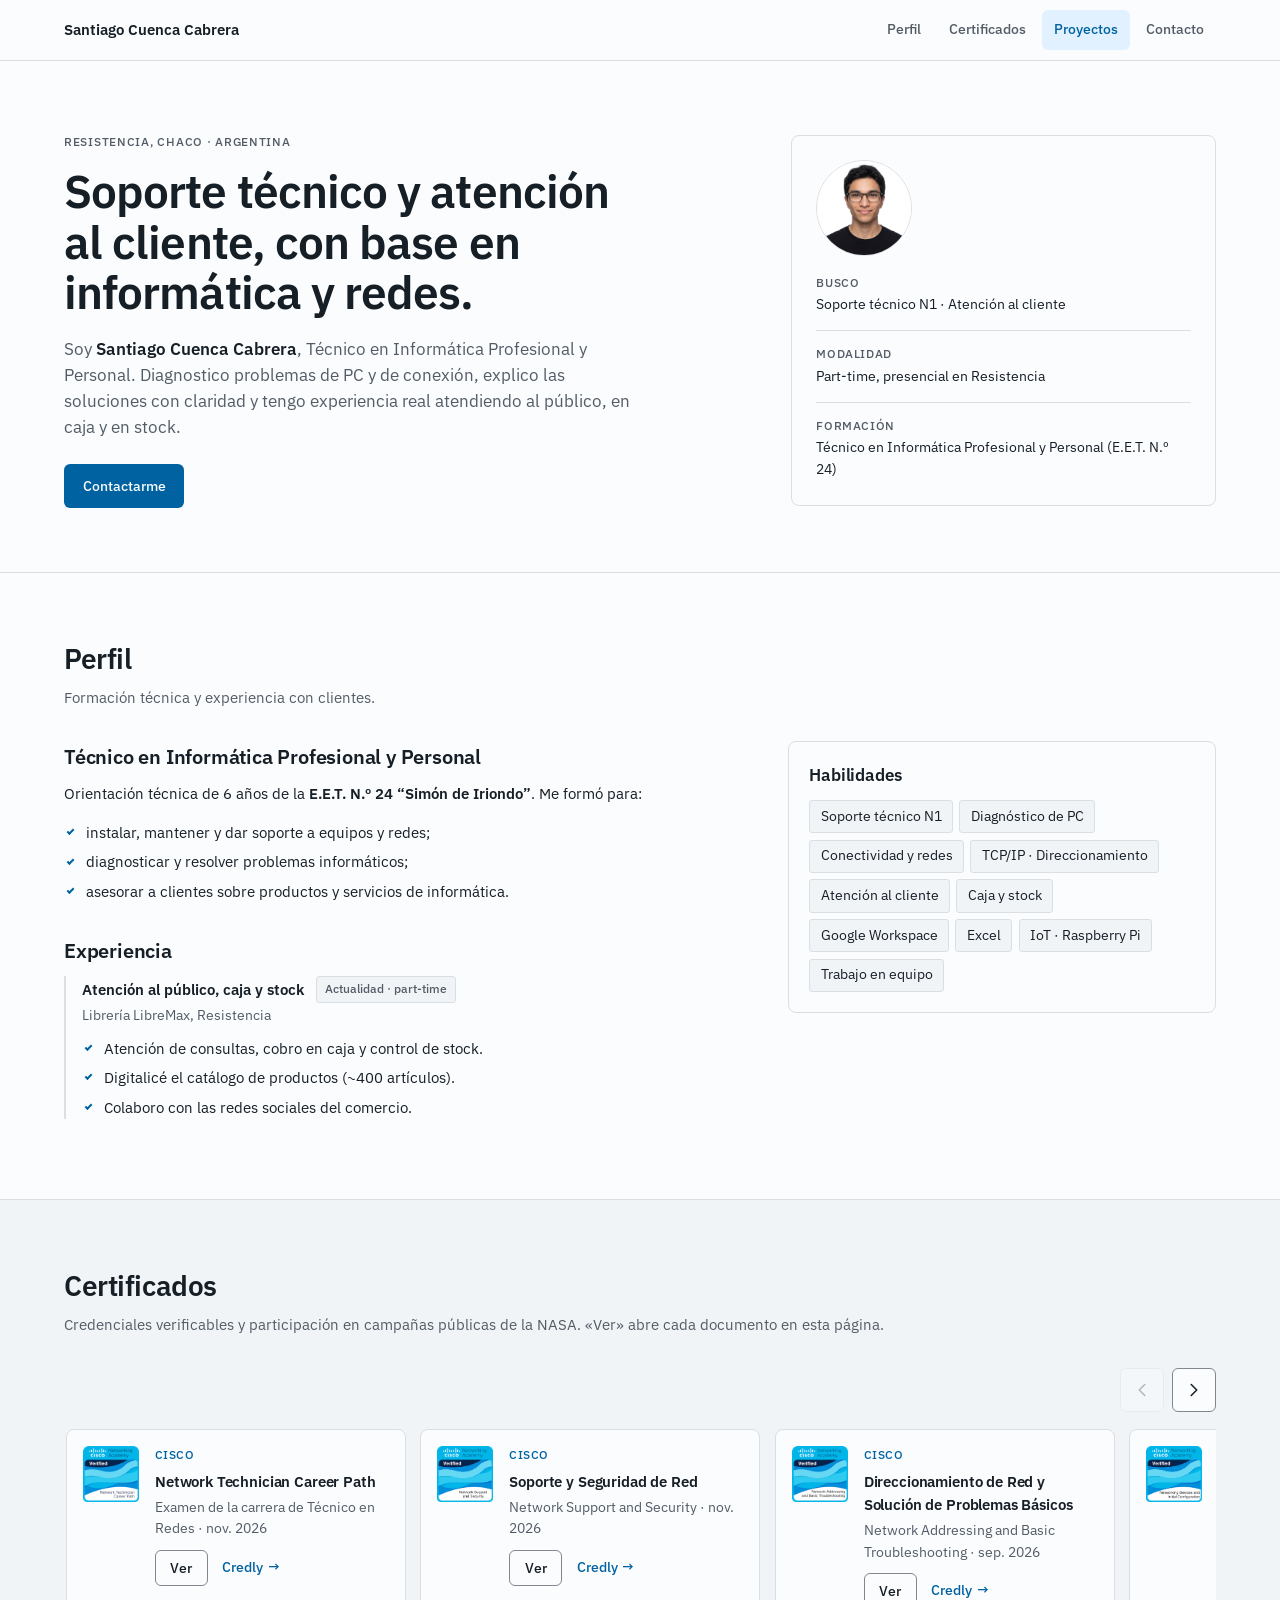
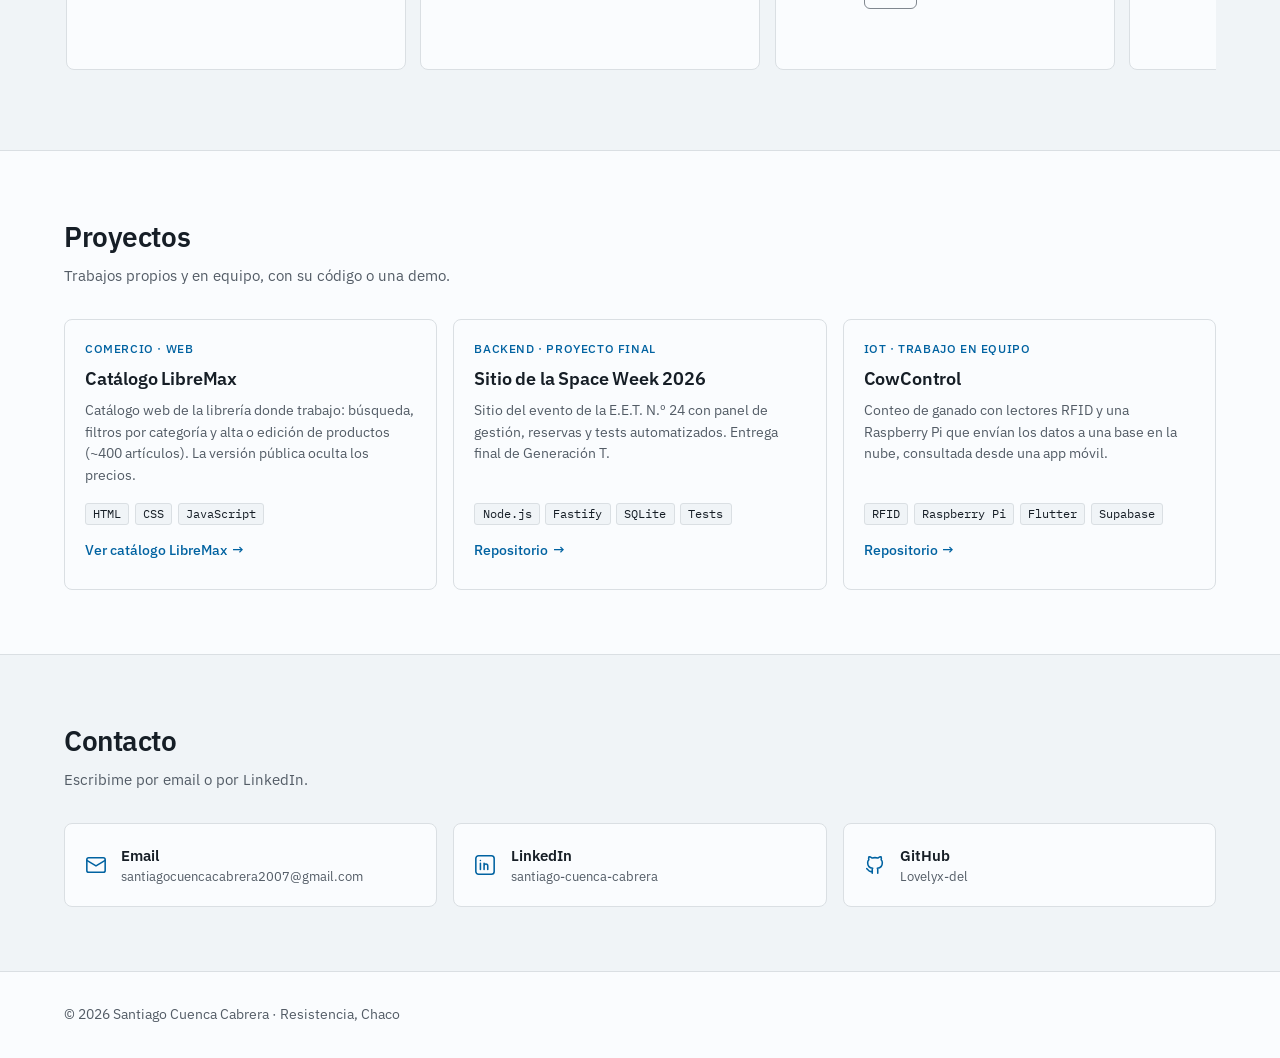
<file: index.html>
<!doctype html>
<html lang="es">
<head>
  <meta charset="utf-8">
  <meta name="viewport" content="width=device-width, initial-scale=1">
  <title>Santiago Cuenca Cabrera · Soporte técnico y atención al cliente</title>
  <meta name="description" content="Santiago Cuenca Cabrera, Técnico en Informática Profesional y Personal: soporte técnico, atención al cliente y redes Cisco. Resistencia, Chaco.">
  <meta name="theme-color" content="#FCFDFE">
  <meta property="og:type" content="profile">
  <meta property="og:title" content="Santiago Cuenca Cabrera · Soporte técnico y atención al cliente">
  <meta property="og:description" content="Técnico en Informática Profesional y Personal. Redes Cisco, atención al cliente y proyectos propios.">
  <meta property="og:url" content="https://lovelyx-del.github.io/">
  <meta property="og:image" content="https://lovelyx-del.github.io/assets/foto-perfil.jpg">
  <meta property="og:locale" content="es_AR">
  <link rel="icon" href="data:image/svg+xml,%3Csvg xmlns='http://www.w3.org/2000/svg' viewBox='0 0 32 32'%3E%3Crect width='32' height='32' rx='6' fill='%231F5FA6'/%3E%3Ctext x='16' y='21' font-family='Arial' font-size='14' font-weight='700' fill='white' text-anchor='middle'%3ESC%3C/text%3E%3C/svg%3E">
  <link rel="preconnect" href="https://fonts.googleapis.com">
  <link rel="preconnect" href="https://fonts.gstatic.com" crossorigin>
  <link href="https://fonts.googleapis.com/css2?family=IBM+Plex+Sans:wght@400;500;600&family=IBM+Plex+Mono:wght@400;500&display=swap" rel="stylesheet">
  <link rel="stylesheet" href="style.css">
</head>
<body>
  <a class="skip-link" href="#main">Saltar al contenido</a>

  <header class="site-header">
    <nav class="nav container" aria-label="Principal">
      <a class="brand" href="#inicio" translate="no">Santiago Cuenca Cabrera</a>
      <ul class="nav-links">
        <li><a href="#sobre-mi">Perfil</a></li>
        <li><a href="#certificaciones">Certificados</a></li>
        <li><a href="#proyectos">Proyectos</a></li>
        <li><a href="#contacto">Contacto</a></li>
      </ul>
    </nav>
  </header>

  <main id="main">
    <!-- ============ INICIO ============ -->
    <section id="inicio" class="hero">
      <div class="container hero-grid">
        <div class="hero-text">
          <p class="eyebrow">Resistencia, Chaco · Argentina</p>
          <h1>Soporte técnico y atención al cliente, con base en informática y redes.</h1>
          <p class="hero-lead">Soy <strong>Santiago Cuenca Cabrera</strong>, Técnico en Informática Profesional y Personal. Diagnostico problemas de PC y de conexión, explico las soluciones con claridad y tengo experiencia real atendiendo al público, en caja y en stock.</p>
          <div class="hero-cta">
            <a class="btn btn-primary" href="#contacto">Contactarme</a>
          </div>
        </div>

        <aside class="profile-card" aria-label="Datos rápidos">
          <div class="avatar">
            <!-- Foto: guardá tu imagen como assets/foto-perfil.jpg (cuadrada, ~600 px). Si falta, se muestran las iniciales. -->
            <img src="assets/foto-perfil.jpg" alt="Foto de perfil de Santiago Cuenca Cabrera" width="96" height="96" fetchpriority="high"
                 onerror="this.hidden=true; this.nextElementSibling.hidden=false;">
            <span class="avatar-fallback" hidden aria-hidden="true">SC</span>
          </div>
          <dl class="facts">
            <div><dt>Busco</dt><dd>Soporte técnico N1 · Atención al cliente</dd></div>
            <div><dt>Modalidad</dt><dd>Part-time, presencial en Resistencia</dd></div>
            <div><dt>Formación</dt><dd>Técnico en Informática Profesional y Personal (E.E.T. N.º 24)</dd></div>
          </dl>
        </aside>
      </div>
    </section>

    <!-- ============ PERFIL ============ -->
    <section id="sobre-mi" class="section">
      <div class="container">
        <header class="section-head">
          <h2>Perfil</h2>
          <p class="section-sub">Formación técnica y experiencia con clientes.</p>
        </header>

        <div class="about-grid">
          <div class="about-text">
            <h3>Técnico en Informática Profesional y Personal</h3>
            <p>Orientación técnica de 6 años de la <strong>E.E.T. N.º 24 “Simón de Iriondo”</strong>. Me formó para:</p>
            <ul class="checklist">
              <li>instalar, mantener y dar soporte a equipos y redes;</li>
              <li>diagnosticar y resolver problemas informáticos;</li>
              <li>asesorar a clientes sobre productos y servicios de informática.</li>
            </ul>

            <h3>Experiencia</h3>
            <div class="job">
              <div class="job-head">
                <strong>Atención al público, caja y stock</strong>
                <span class="tag">Actualidad · part-time</span>
              </div>
              <p class="job-place">Librería LibreMax, Resistencia</p>
              <ul class="checklist">
                <li>Atención de consultas, cobro en caja y control de stock.</li>
                <li>Digitalicé el catálogo de productos (~400 artículos).</li>
                <li>Colaboro con las redes sociales del comercio.</li>
              </ul>
            </div>
          </div>

          <aside class="card" aria-labelledby="titulo-hab">
            <h3 id="titulo-hab">Habilidades</h3>
            <ul class="chips">
              <li>Soporte técnico N1</li>
              <li>Diagnóstico de PC</li>
              <li>Conectividad y redes</li>
              <li>TCP/IP · Direccionamiento</li>
              <li>Atención al cliente</li>
              <li>Caja y stock</li>
              <li>Google Workspace</li>
              <li>Excel</li>
              <li>IoT · Raspberry Pi</li>
              <li>Trabajo en equipo</li>
            </ul>
          </aside>
        </div>
      </div>
    </section>

    <!-- ============ CERTIFICADOS ============ -->
    <!-- Para cada certificado: data-src apunta al PDF o imagen en assets/certs/.
         Antes de subir uno, tapá DNI, fecha de nacimiento y cualquier dato personal. -->
    <section id="certificaciones" class="section section-alt">
      <div class="container">
        <header class="section-head">
          <h2>Certificados</h2>
          <p class="section-sub">Credenciales verificables y participación en campañas públicas de la NASA. «Ver» abre cada documento en esta página.</p>
        </header>

        <div class="carousel-head">
          <div class="carousel-controls">
            <button class="carousel-btn" type="button" data-dir="-1" aria-controls="cert-track" aria-label="Certificados anteriores">
              <svg viewBox="0 0 24 24" class="icon" aria-hidden="true"><path d="m15 18-6-6 6-6"/></svg>
            </button>
            <button class="carousel-btn" type="button" data-dir="1" aria-controls="cert-track" aria-label="Certificados siguientes">
              <svg viewBox="0 0 24 24" class="icon" aria-hidden="true"><path d="m9 18 6-6-6-6"/></svg>
            </button>
          </div>
        </div>
        <div class="carousel" id="cert-track" role="region" aria-label="Certificados" tabindex="0">
          <article class="cert">
            <img class="badge" src="assets/certs/insignias/network-technician.png" alt="" width="56" height="56" loading="lazy">
            <div class="cert-info">
              <span class="issuer" translate="no">Cisco</span>
              <h3>Network Technician Career Path</h3>
              <p>Examen de la carrera de Técnico en Redes · nov. 2026</p>
              <div class="cert-actions">
                <button class="btn btn-small" type="button" data-src="assets/certs/cisco-network-technician.jpg" data-pdf="assets/certs/cisco-network-technician.pdf" data-title="Network Technician Career Path">Ver</button>
                <a class="link" href="https://www.credly.com/badges/ef312a53-ce97-48e4-b275-715199e14d50" target="_blank" rel="noopener">Credly<span class="sr-only"> (abre en otra pestaña)</span></a>
              </div>
            </div>
          </article>
          <article class="cert">
            <img class="badge" src="assets/certs/insignias/network-support-security.png" alt="" width="56" height="56" loading="lazy">
            <div class="cert-info">
              <span class="issuer" translate="no">Cisco</span>
              <h3>Soporte y Seguridad de Red</h3>
              <p>Network Support and Security · nov. 2026</p>
              <div class="cert-actions">
                <button class="btn btn-small" type="button" data-src="assets/certs/cisco-network-support-security.jpg" data-pdf="assets/certs/cisco-network-support-security.pdf" data-title="Soporte y Seguridad de Red">Ver</button>
                <a class="link" href="https://www.credly.com/badges/a6a9d744-003f-4778-9933-87d614693605" target="_blank" rel="noopener">Credly<span class="sr-only"> (abre en otra pestaña)</span></a>
              </div>
            </div>
          </article>
          <article class="cert">
            <img class="badge" src="assets/certs/insignias/network-addressing.png" alt="" width="56" height="56" loading="lazy">
            <div class="cert-info">
              <span class="issuer" translate="no">Cisco</span>
              <h3>Direccionamiento de Red y Solución de Problemas Básicos</h3>
              <p>Network Addressing and Basic Troubleshooting · sep. 2026</p>
              <div class="cert-actions">
                <button class="btn btn-small" type="button" data-src="assets/certs/cisco-network-addressing.jpg" data-pdf="assets/certs/cisco-network-addressing.pdf" data-title="Direccionamiento de Red y Solución de Problemas Básicos">Ver</button>
                <a class="link" href="https://www.credly.com/badges/60259183-f7a2-4fce-90db-ff5c77f9cb9f" target="_blank" rel="noopener">Credly<span class="sr-only"> (abre en otra pestaña)</span></a>
              </div>
            </div>
          </article>
          <article class="cert">
            <img class="badge" src="assets/certs/insignias/networking-devices.png" alt="" width="56" height="56" loading="lazy">
            <div class="cert-info">
              <span class="issuer" translate="no">Cisco</span>
              <h3>Dispositivos de Red y Configuración Inicial</h3>
              <p>Networking Devices and Initial Configuration · ago. 2026</p>
              <div class="cert-actions">
                <button class="btn btn-small" type="button" data-src="assets/certs/cisco-networking-devices.jpg" data-pdf="assets/certs/cisco-networking-devices.pdf" data-title="Dispositivos de Red y Configuración Inicial">Ver</button>
                <a class="link" href="https://www.credly.com/badges/aef525fd-c153-4c80-a7c1-bbaad4c4ffda" target="_blank" rel="noopener">Credly<span class="sr-only"> (abre en otra pestaña)</span></a>
              </div>
            </div>
          </article>
          <article class="cert">
            <img class="badge" src="assets/certs/insignias/networking-basics.png" alt="" width="56" height="56" loading="lazy">
            <div class="cert-info">
              <span class="issuer" translate="no">Cisco</span>
              <h3>Conceptos Básicos de Redes</h3>
              <p>Networking Basics · jul. 2026</p>
              <div class="cert-actions">
                <button class="btn btn-small" type="button" data-src="assets/certs/cisco-networking-basics.jpg" data-pdf="assets/certs/cisco-networking-basics.pdf" data-title="Conceptos Básicos de Redes">Ver</button>
                <a class="link" href="https://www.credly.com/badges/4dae5c24-c263-46f3-b12e-2700f53ea5f2" target="_blank" rel="noopener">Credly<span class="sr-only"> (abre en otra pestaña)</span></a>
              </div>
            </div>
          </article>
          <article class="cert">
            <span class="file-icon" aria-hidden="true">80 h</span>
            <div class="cert-info">
              <span class="issuer" translate="no">Streambe</span>
              <h3>Programación con IA: Stage 2</h3>
              <p>Trayecto de 80 h en 6 meses, con los 4 módulos aprobados · nov. 2026</p>
              <div class="cert-actions">
                <button class="btn btn-small" type="button" data-src="assets/certs/streambe-programacion-ia.png" data-title="Programación con IA: Stage 2">Ver</button>
              </div>
            </div>
          </article>
          <article class="cert">
            <span class="file-icon" aria-hidden="true">M1</span>
            <div class="cert-info">
              <span class="issuer" translate="no">Streambe</span>
              <h3>Mod 1 Streambe</h3>
              <p>IA-First: fundamentos de IA · sep. 2026</p>
              <div class="cert-actions">
                <button class="btn btn-small" type="button" data-src="assets/certs/streambe-mod1.png" data-title="Mod 1 Streambe: IA-First">Ver</button>
              </div>
            </div>
          </article>
          <article class="cert">
            <span class="file-icon" aria-hidden="true">M2</span>
            <div class="cert-info">
              <span class="issuer" translate="no">Streambe</span>
              <h3>Mod 2 Streambe</h3>
              <p>Programación con IA, nivel inicial · sep. 2026</p>
              <div class="cert-actions">
                <button class="btn btn-small" type="button" data-src="assets/certs/streambe-mod2.png" data-title="Mod 2 Streambe: Programación con IA, nivel inicial">Ver</button>
              </div>
            </div>
          </article>
          <article class="cert">
            <span class="file-icon" aria-hidden="true">M3</span>
            <div class="cert-info">
              <span class="issuer" translate="no">Streambe</span>
              <h3>Mod 3 Streambe</h3>
              <p>Programación con IA, nivel avanzado · oct. 2026</p>
              <div class="cert-actions">
                <button class="btn btn-small" type="button" data-src="assets/certs/streambe-mod3.png" data-title="Mod 3 Streambe: Programación con IA, nivel avanzado">Ver</button>
              </div>
            </div>
          </article>
          <article class="cert">
            <span class="file-icon" aria-hidden="true">M4</span>
            <div class="cert-info">
              <span class="issuer" translate="no">Streambe</span>
              <h3>Mod 4 Streambe</h3>
              <p>Desarrollo de proyectos reales · nov. 2026</p>
              <div class="cert-actions">
                <button class="btn btn-small" type="button" data-src="assets/certs/streambe-mod4.png" data-title="Mod 4 Streambe: Desarrollo de proyectos reales">Ver</button>
              </div>
            </div>
          </article>
          <article class="cert">
            <span class="file-icon" aria-hidden="true">G</span>
            <div class="cert-info">
              <span class="issuer" translate="no">Google</span>
              <h3>Competencias digitales para profesionales</h3>
              <p>Google Actívate · dic. 2024 · <span class="mono">ID 340520569</span></p>
              <div class="cert-actions">
                <button class="btn btn-small" type="button" data-src="assets/certs/google-competencias-digitales.jpg" data-pdf="assets/certs/google-competencias-digitales.pdf" data-title="Competencias digitales para profesionales">Ver</button>
              </div>
            </div>
          </article>
          <article class="cert">
            <span class="file-icon" aria-hidden="true">G</span>
            <div class="cert-info">
              <span class="issuer" translate="no">Google</span>
              <h3>Fundamentals of Digital Marketing</h3>
              <p>Google Digital Academy · oct. 2024 · <span class="mono">ID 325905091</span></p>
              <div class="cert-actions">
                <button class="btn btn-small" type="button" data-src="assets/certs/google-digital-marketing.jpg" data-pdf="assets/certs/google-digital-marketing.pdf" data-title="Fundamentals of Digital Marketing">Ver</button>
              </div>
            </div>
          </article>
          <article class="cert">
            <span class="file-icon file-icon-nasa" aria-hidden="true">NASA</span>
            <div class="cert-info">
              <span class="issuer" translate="no">NASA · Divulgación</span>
              <h3>Nancy Grace Roman: píxel adoptado</h3>
              <p>Campaña pública de la NASA: píxel n.º <span class="mono">00507506</span> de las primeras imágenes del telescopio espacial Roman.</p>
              <div class="cert-actions">
                <button class="btn btn-small" type="button" data-src="assets/certs/nasa-roman-pixel.jpg" data-title="Nancy Grace Roman: píxel adoptado">Ver</button>
              </div>
            </div>
          </article>
          <article class="cert">
            <span class="file-icon file-icon-nasa" aria-hidden="true">NASA</span>
            <div class="cert-info">
              <span class="issuer" translate="no">NASA · Divulgación</span>
              <h3>Dragonfly: nombre a bordo</h3>
              <p>Campaña pública de la NASA: pase de abordar de la misión a Titán (lanzamiento previsto en jul. 2028).</p>
              <div class="cert-actions">
                <button class="btn btn-small" type="button" data-src="assets/certs/nasa-dragonfly.jpg" data-title="Dragonfly: nombre a bordo">Ver</button>
              </div>
            </div>
          </article>
        </div>
      </div>
    </section>

    <!-- ============ PROYECTOS ============ -->
    <section id="proyectos" class="section">
      <div class="container">
        <header class="section-head">
          <h2>Proyectos</h2>
          <p class="section-sub">Trabajos propios y en equipo, con su código o una demo.</p>
        </header>

        <div class="project-grid">
          <article class="card project">
            <p class="project-type">Comercio · Web</p>
            <h3>Catálogo LibreMax</h3>
            <p>Catálogo web de la librería donde trabajo: búsqueda, filtros por categoría y alta o edición de productos (~400 artículos). La versión pública oculta los precios.</p>
            <ul class="tags"><li>HTML</li><li>CSS</li><li>JavaScript</li></ul>
            <a class="link" href="libremax/" target="_blank" rel="noopener">Ver catálogo LibreMax</a>
          </article>

          <article class="card project">
            <p class="project-type">Backend · Proyecto final</p>
            <h3>Sitio de la Space Week 2026</h3>
            <p>Sitio del evento de la E.E.T. N.º 24 con panel de gestión, reservas y tests automatizados. Entrega final de Generación T.</p>
            <ul class="tags"><li>Node.js</li><li>Fastify</li><li>SQLite</li><li>Tests</li></ul>
            <a class="link" href="https://github.com/Lovelyx-del/Streamby_SWA_Cuenca" target="_blank" rel="noopener">Repositorio</a>
          </article>

          <article class="card project">
            <p class="project-type">IoT · Trabajo en equipo</p>
            <h3>CowControl</h3>
            <p>Conteo de ganado con lectores RFID y una Raspberry Pi que envían los datos a una base en la nube, consultada desde una app móvil.</p>
            <ul class="tags"><li>RFID</li><li>Raspberry Pi</li><li>Flutter</li><li>Supabase</li></ul>
            <a class="link" href="https://github.com/Lovelyx-del/cowcontrol-app" target="_blank" rel="noopener">Repositorio</a>
          </article>
        </div>
      </div>
    </section>

    <!-- ============ CONTACTO ============ -->
    <section id="contacto" class="section section-alt">
      <div class="container">
        <header class="section-head">
          <h2>Contacto</h2>
          <p class="section-sub">Escribime por email o por LinkedIn.</p>
        </header>
        <ul class="contact-list">
          <li>
            <a class="card contact-item" href="mailto:santiagocuencacabrera2007@gmail.com">
              <svg viewBox="0 0 24 24" class="icon" aria-hidden="true"><rect x="2" y="4" width="20" height="16" rx="2"/><path d="m22 7-10 6L2 7"/></svg>
              <span><strong>Email</strong><small translate="no">santiagocuencacabrera2007@gmail.com</small></span>
            </a>
          </li>
          <li>
            <a class="card contact-item" href="https://www.linkedin.com/in/santiago-cuenca-cabrera-038031333" target="_blank" rel="noopener">
              <svg viewBox="0 0 24 24" class="icon" aria-hidden="true"><rect x="2" y="2" width="20" height="20" rx="3"/><path d="M7 10v7M7 7v.01M11 17v-4a2 2 0 0 1 4 0v4M11 10v7"/></svg>
              <span><strong>LinkedIn</strong><small>santiago-cuenca-cabrera</small></span>
            </a>
          </li>
          <li>
            <a class="card contact-item" href="https://github.com/Lovelyx-del" target="_blank" rel="noopener">
              <svg viewBox="0 0 24 24" class="icon" aria-hidden="true"><path d="M9 19c-4.3 1.4-4.3-2.5-6-3m12 5v-3.5c0-1 .1-1.4-.5-2 2.8-.3 5.5-1.4 5.5-6a4.6 4.6 0 0 0-1.3-3.2 4.2 4.2 0 0 0-.1-3.2s-1.1-.3-3.5 1.3a12 12 0 0 0-6.2 0C6.5 2.8 5.4 3.1 5.4 3.1a4.2 4.2 0 0 0-.1 3.2A4.6 4.6 0 0 0 4 9.5c0 4.6 2.7 5.7 5.5 6-.6.6-.6 1.2-.5 2V21"/></svg>
              <span><strong>GitHub</strong><small>Lovelyx-del</small></span>
            </a>
          </li>
        </ul>
      </div>
    </section>
  </main>

  <footer class="site-footer">
    <div class="container">
      <p>© <span id="year">2026</span> Santiago Cuenca Cabrera · Resistencia, Chaco</p>
    </div>
  </footer>

  <!-- Visor de certificados (PDF o imagen) -->
  <dialog id="cert-viewer" aria-labelledby="viewer-title">
    <div class="viewer-head">
      <h2 id="viewer-title">Certificado</h2>
      <button type="button" class="viewer-close" aria-label="Cerrar">
        <svg viewBox="0 0 24 24" class="icon" aria-hidden="true"><path d="M18 6 6 18M6 6l12 12"/></svg>
      </button>
    </div>
    <div class="viewer-body"></div>
    <p class="viewer-foot"><a class="link" href="#" target="_blank" rel="noopener">Abrir en otra pestaña</a></p>
  </dialog>

  <script src="script.js" defer></script>
</body>
</html>
</file>
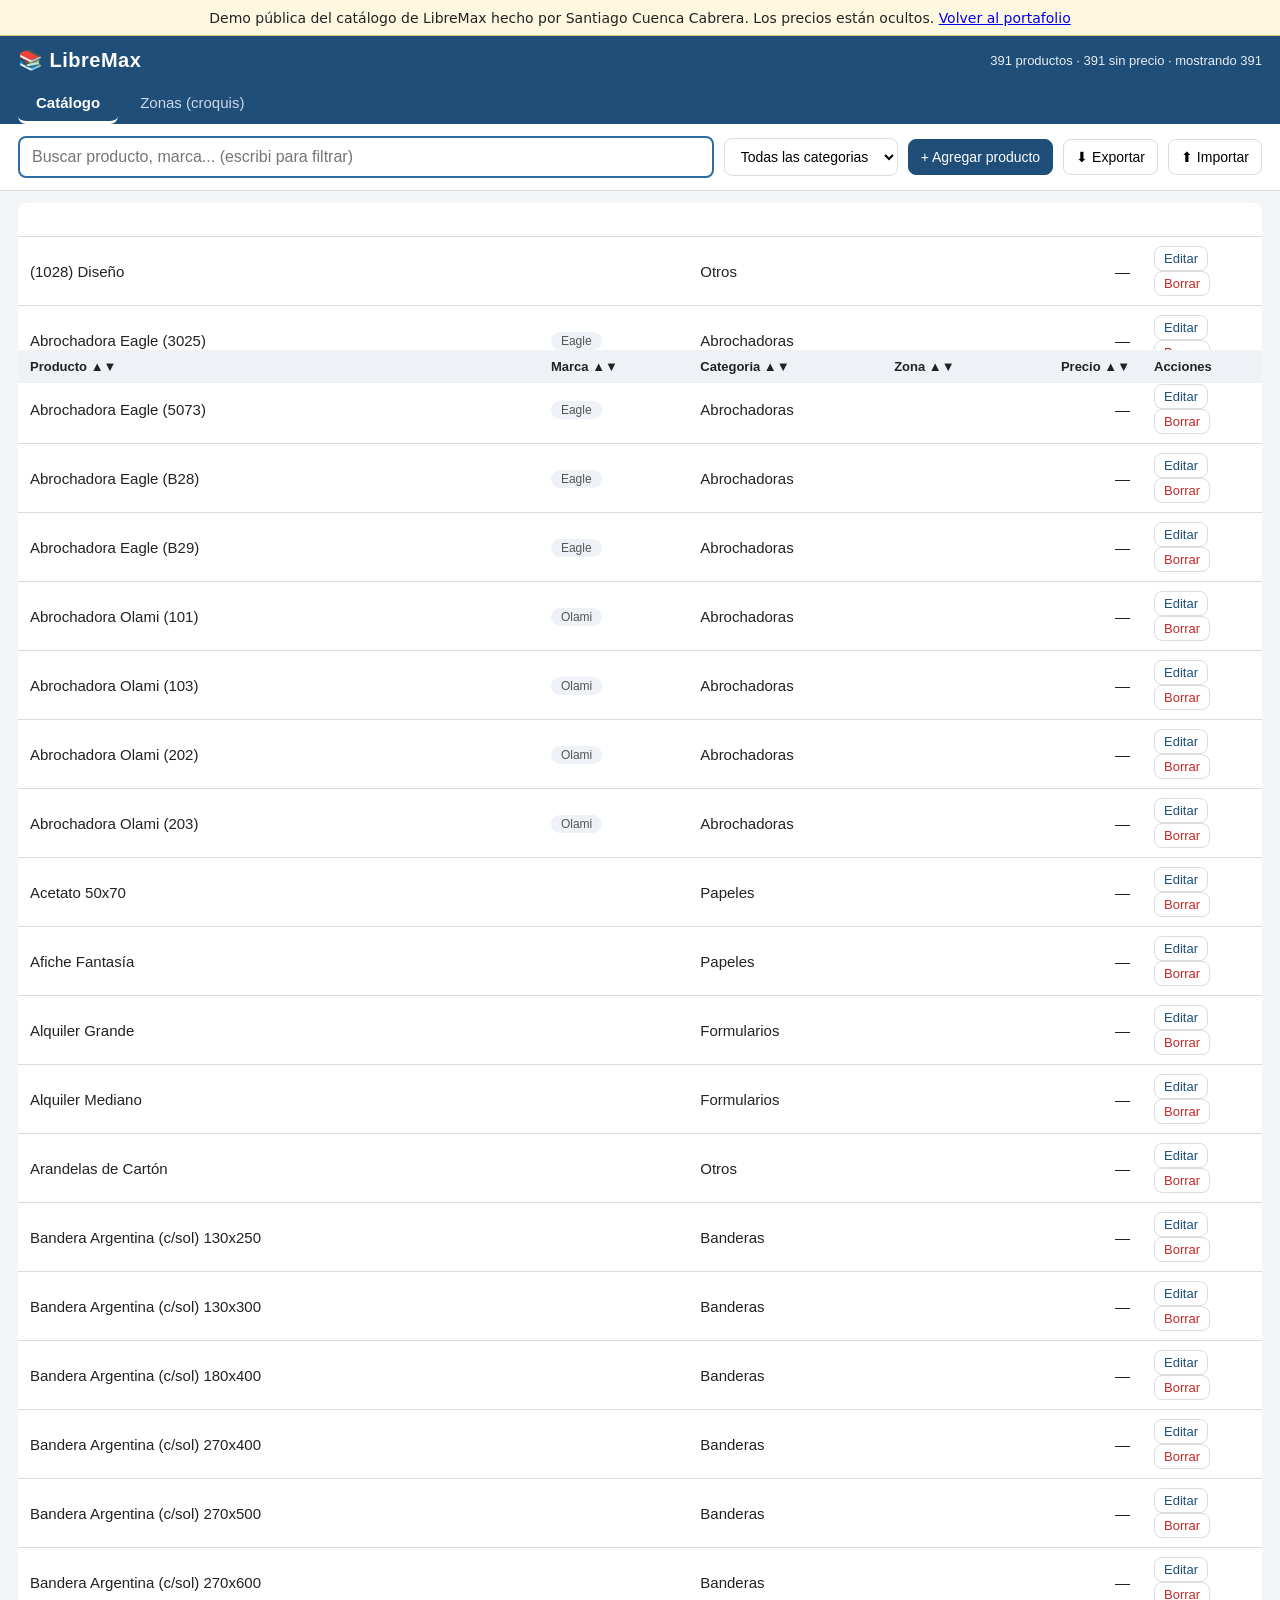
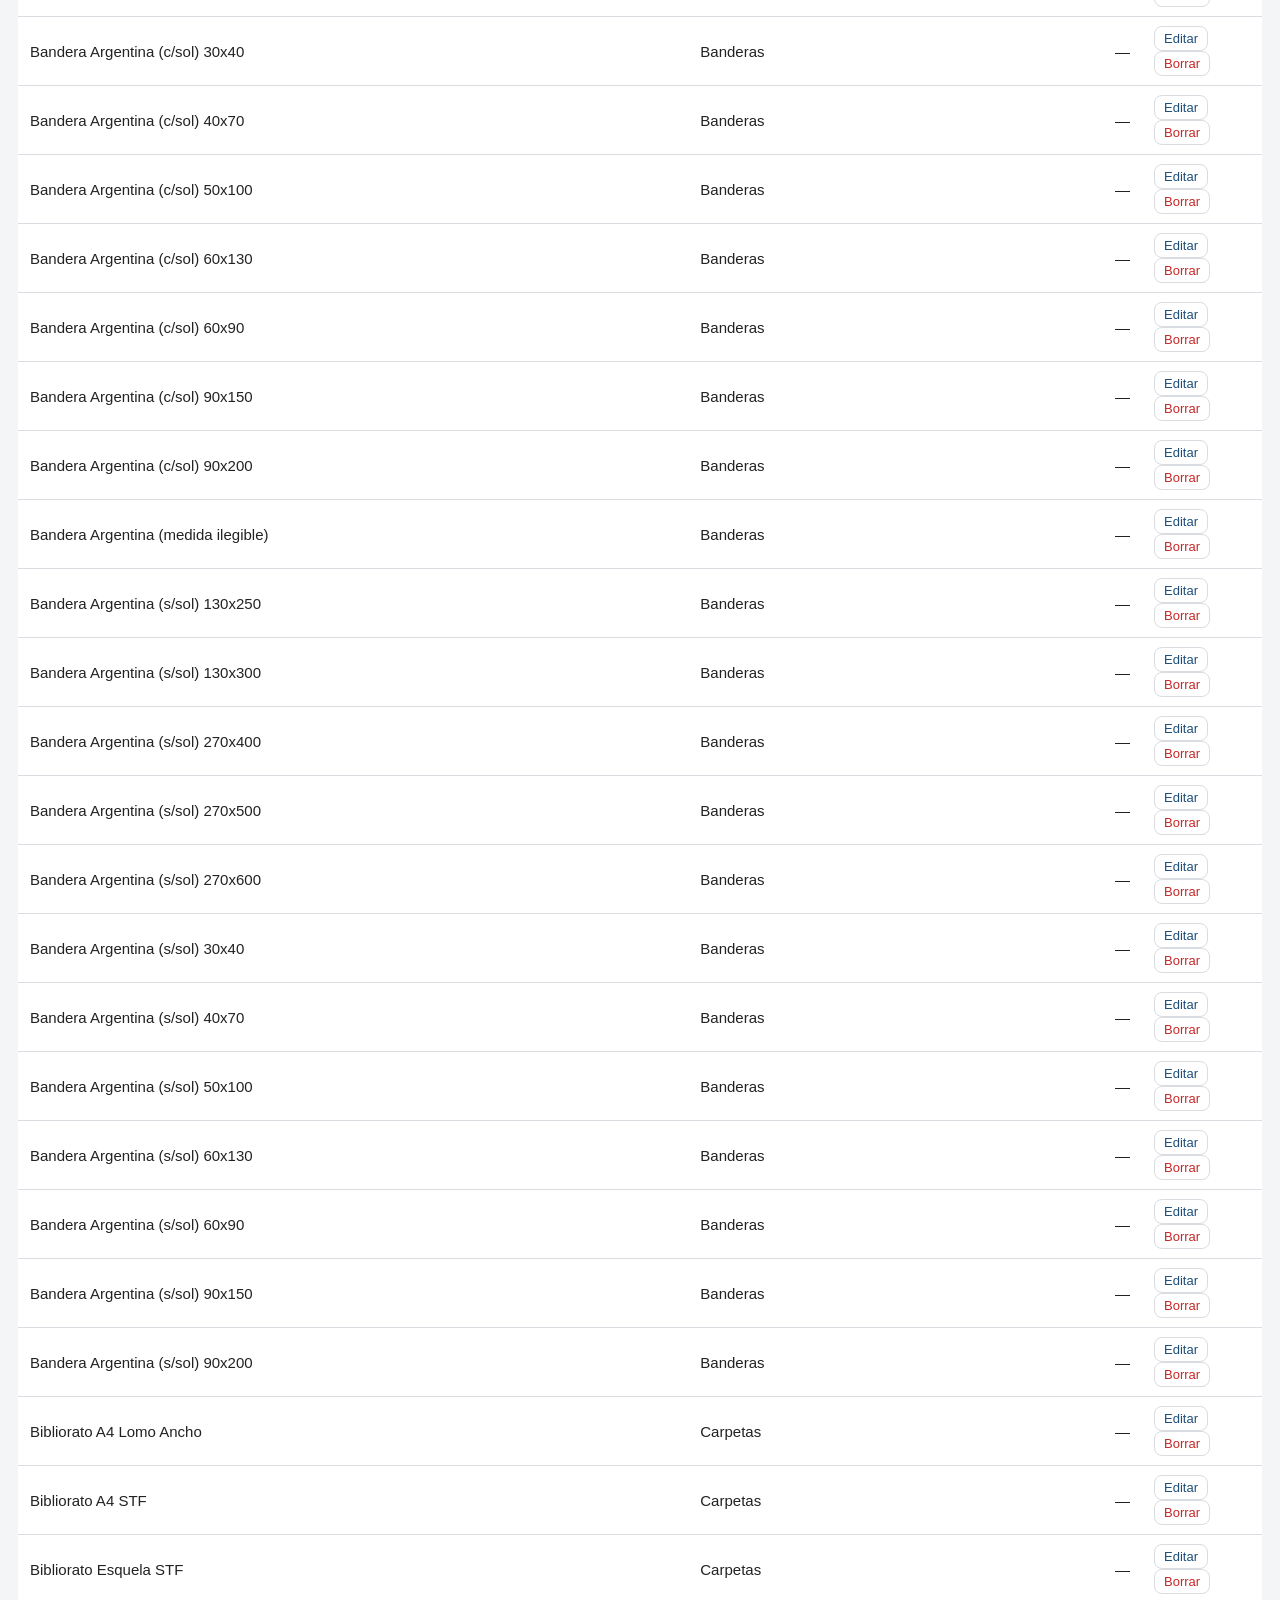
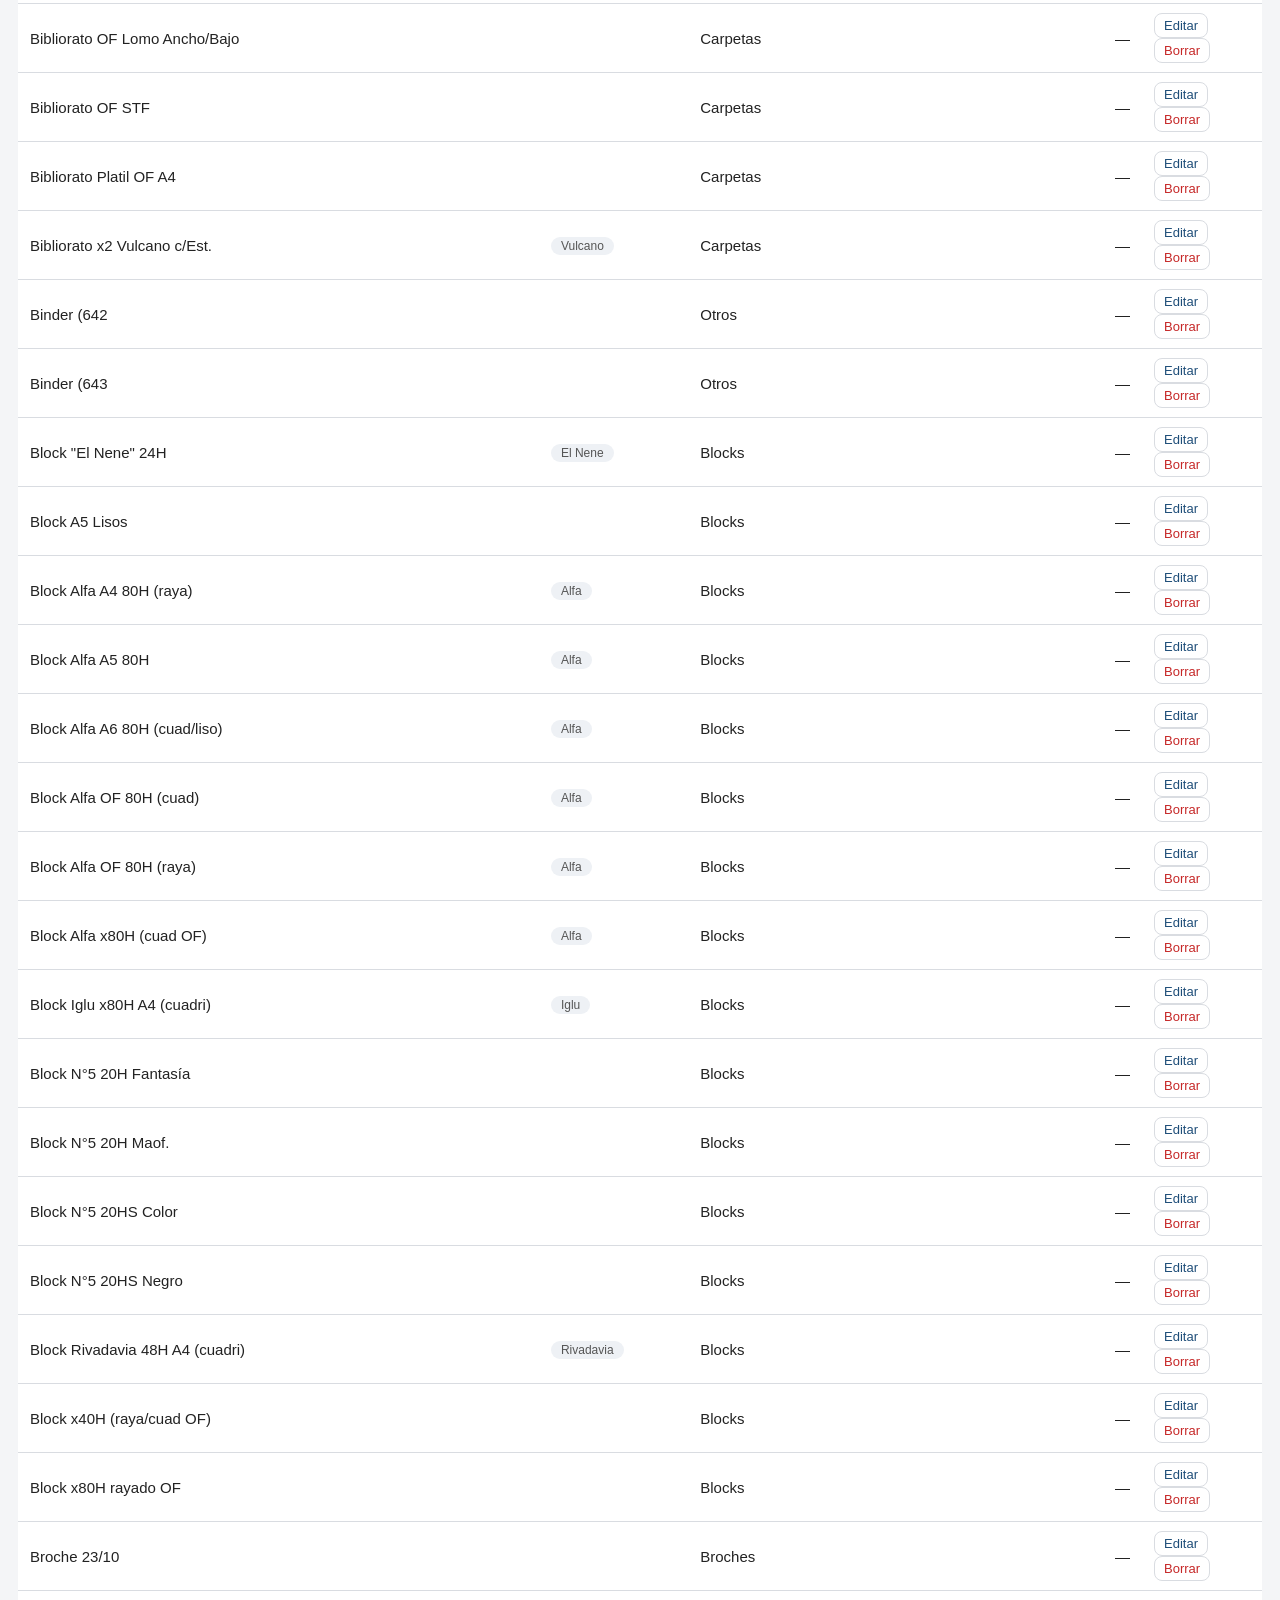
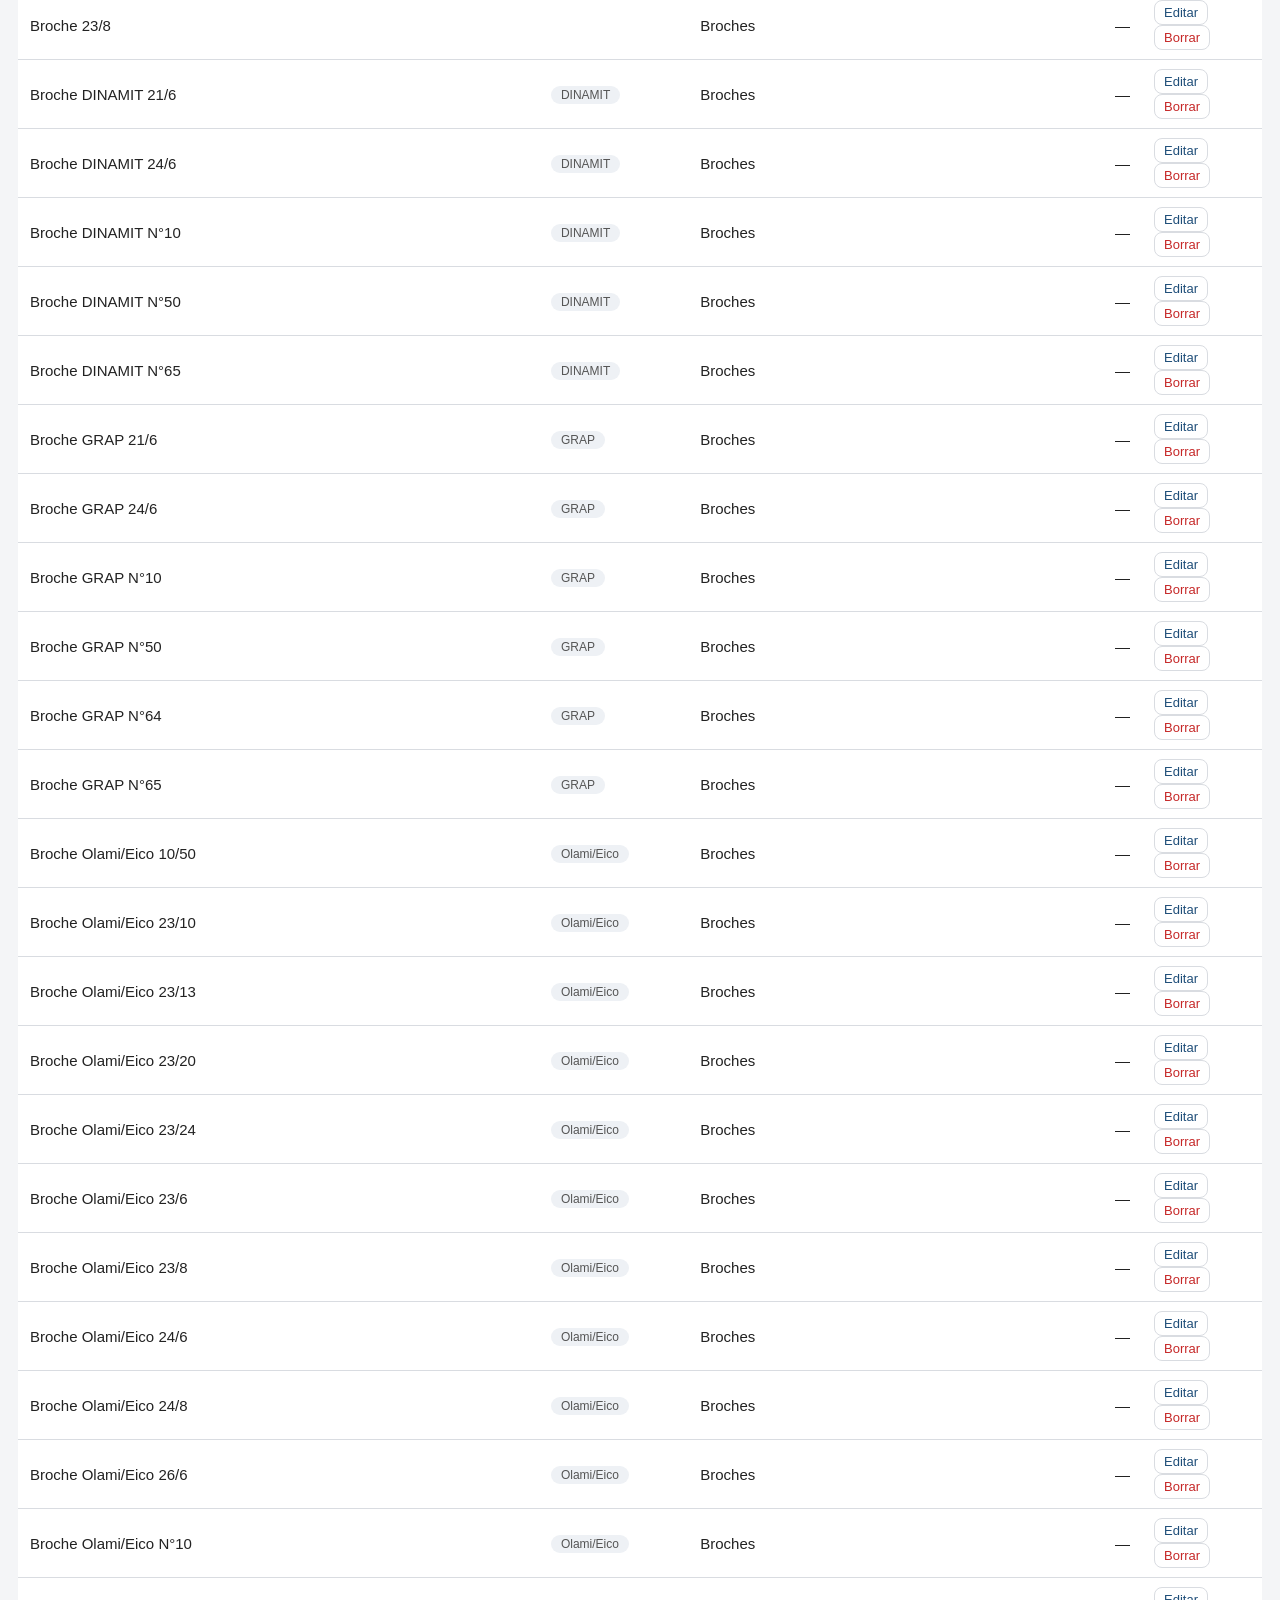
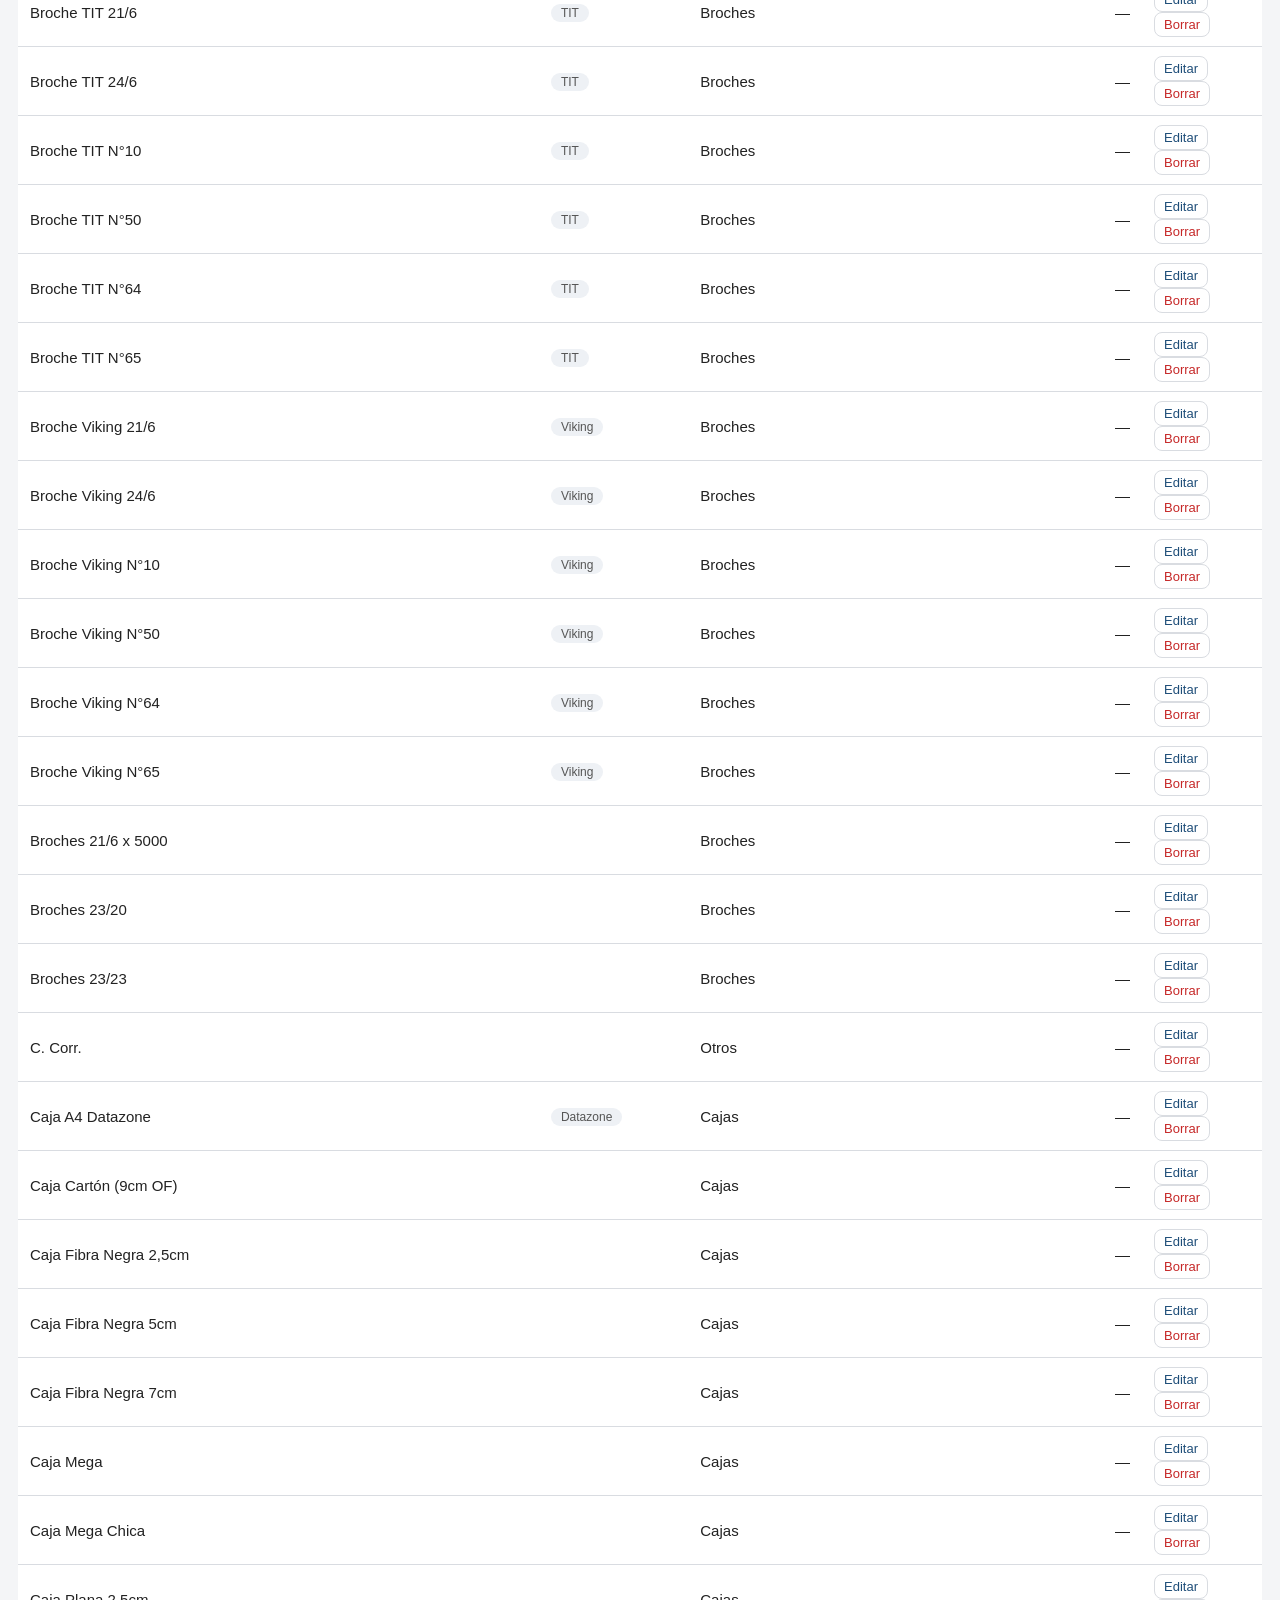
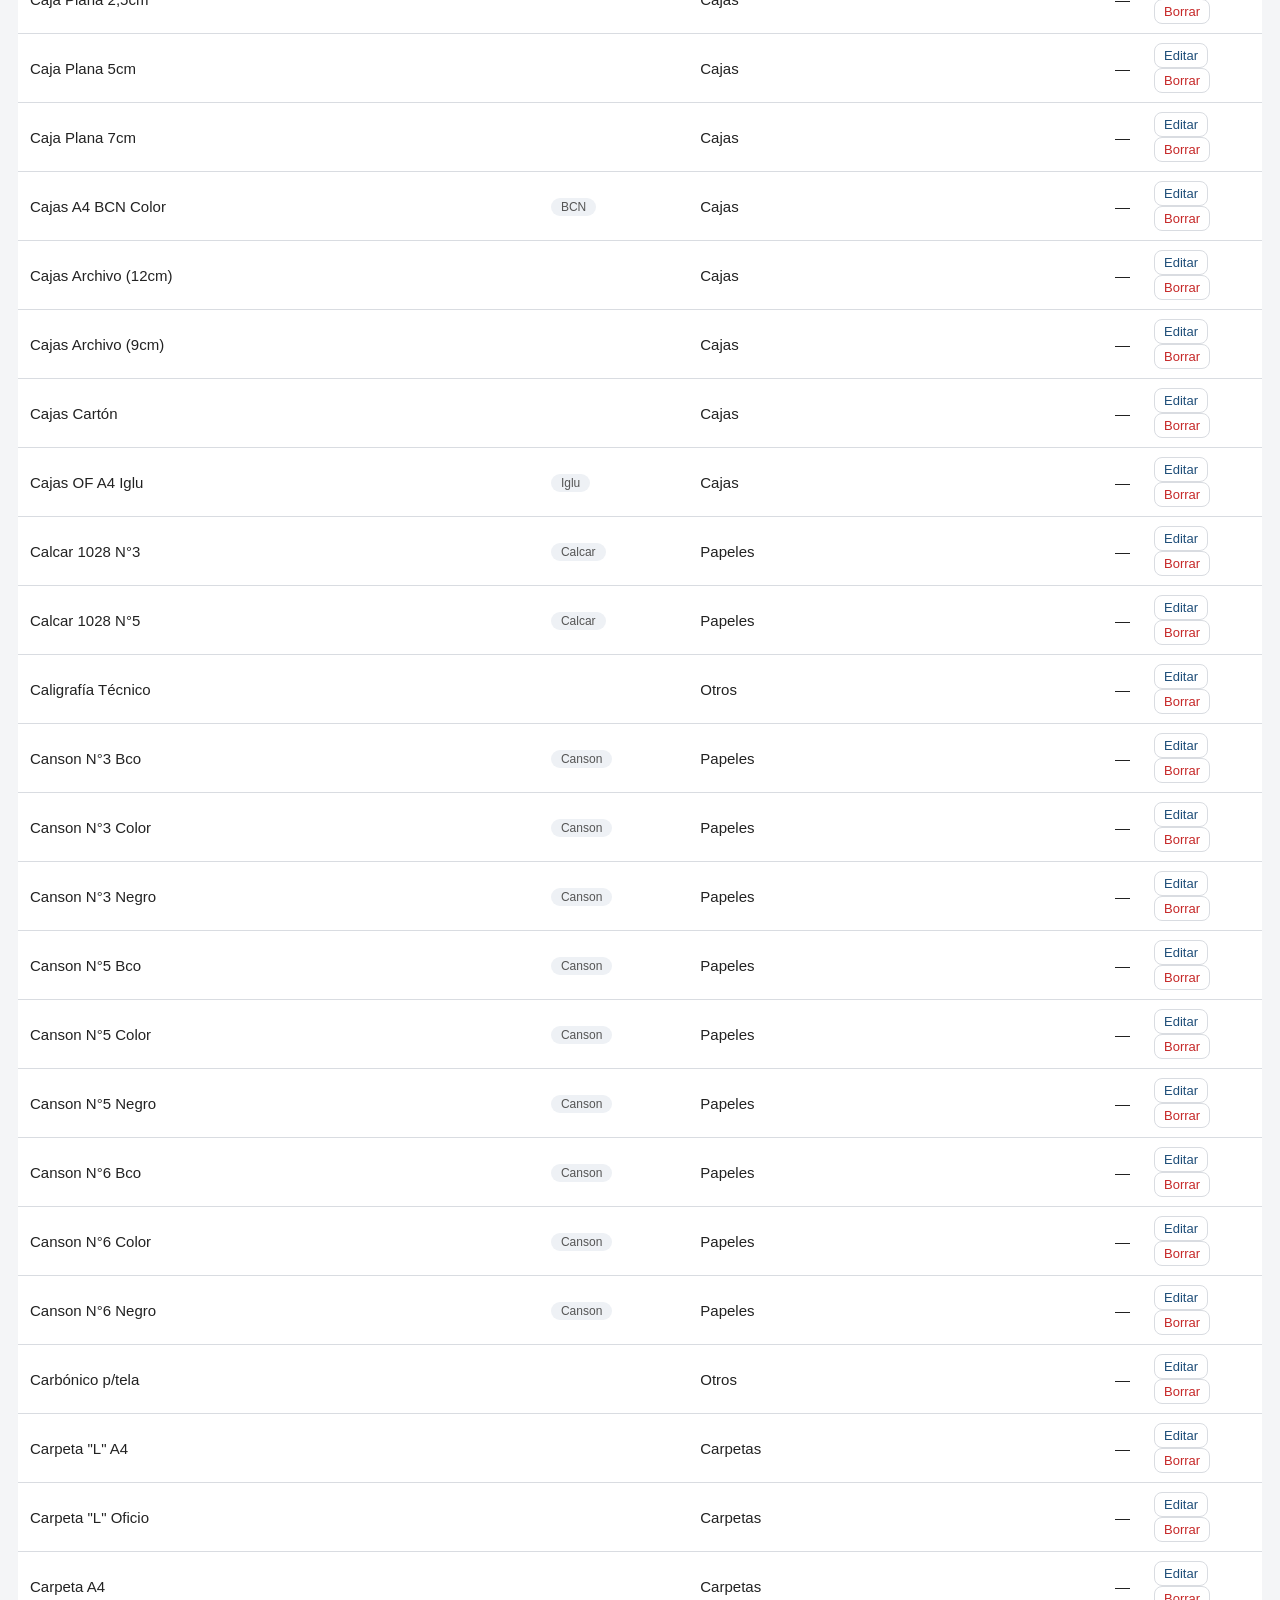
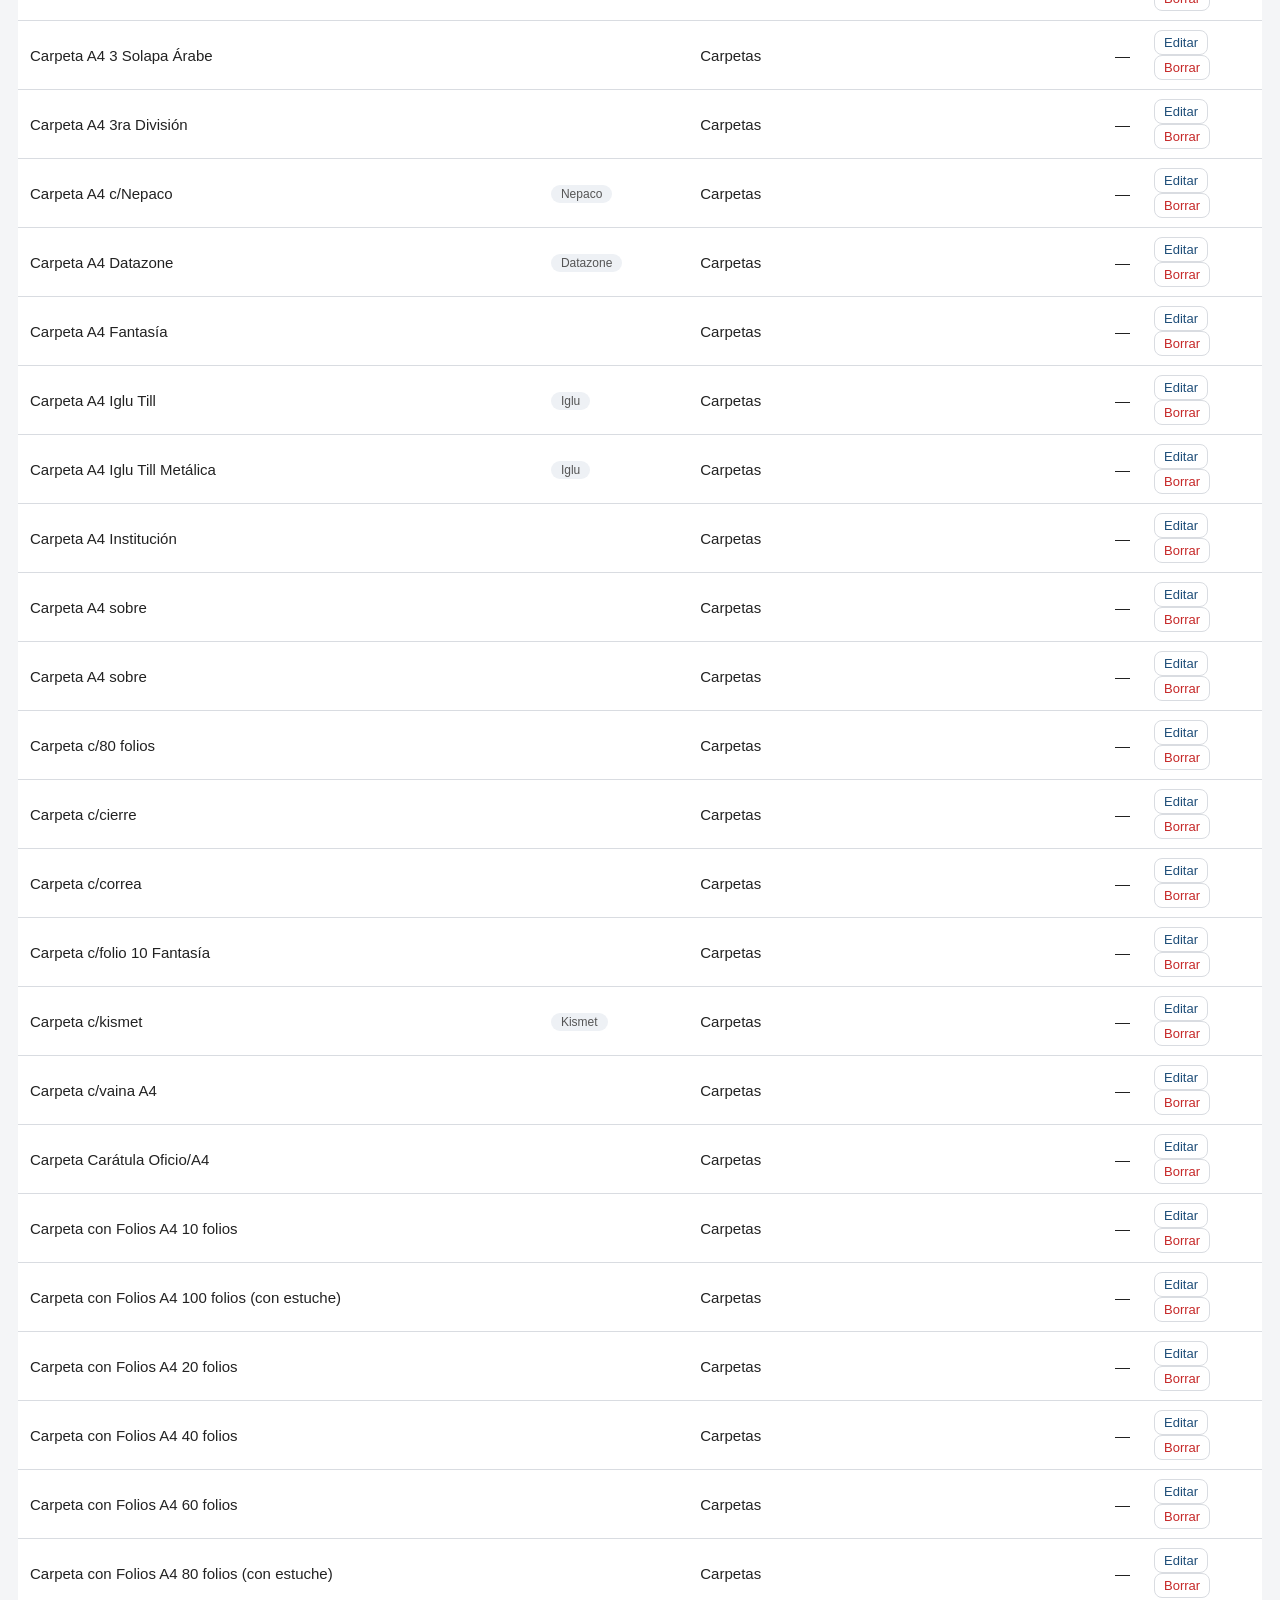
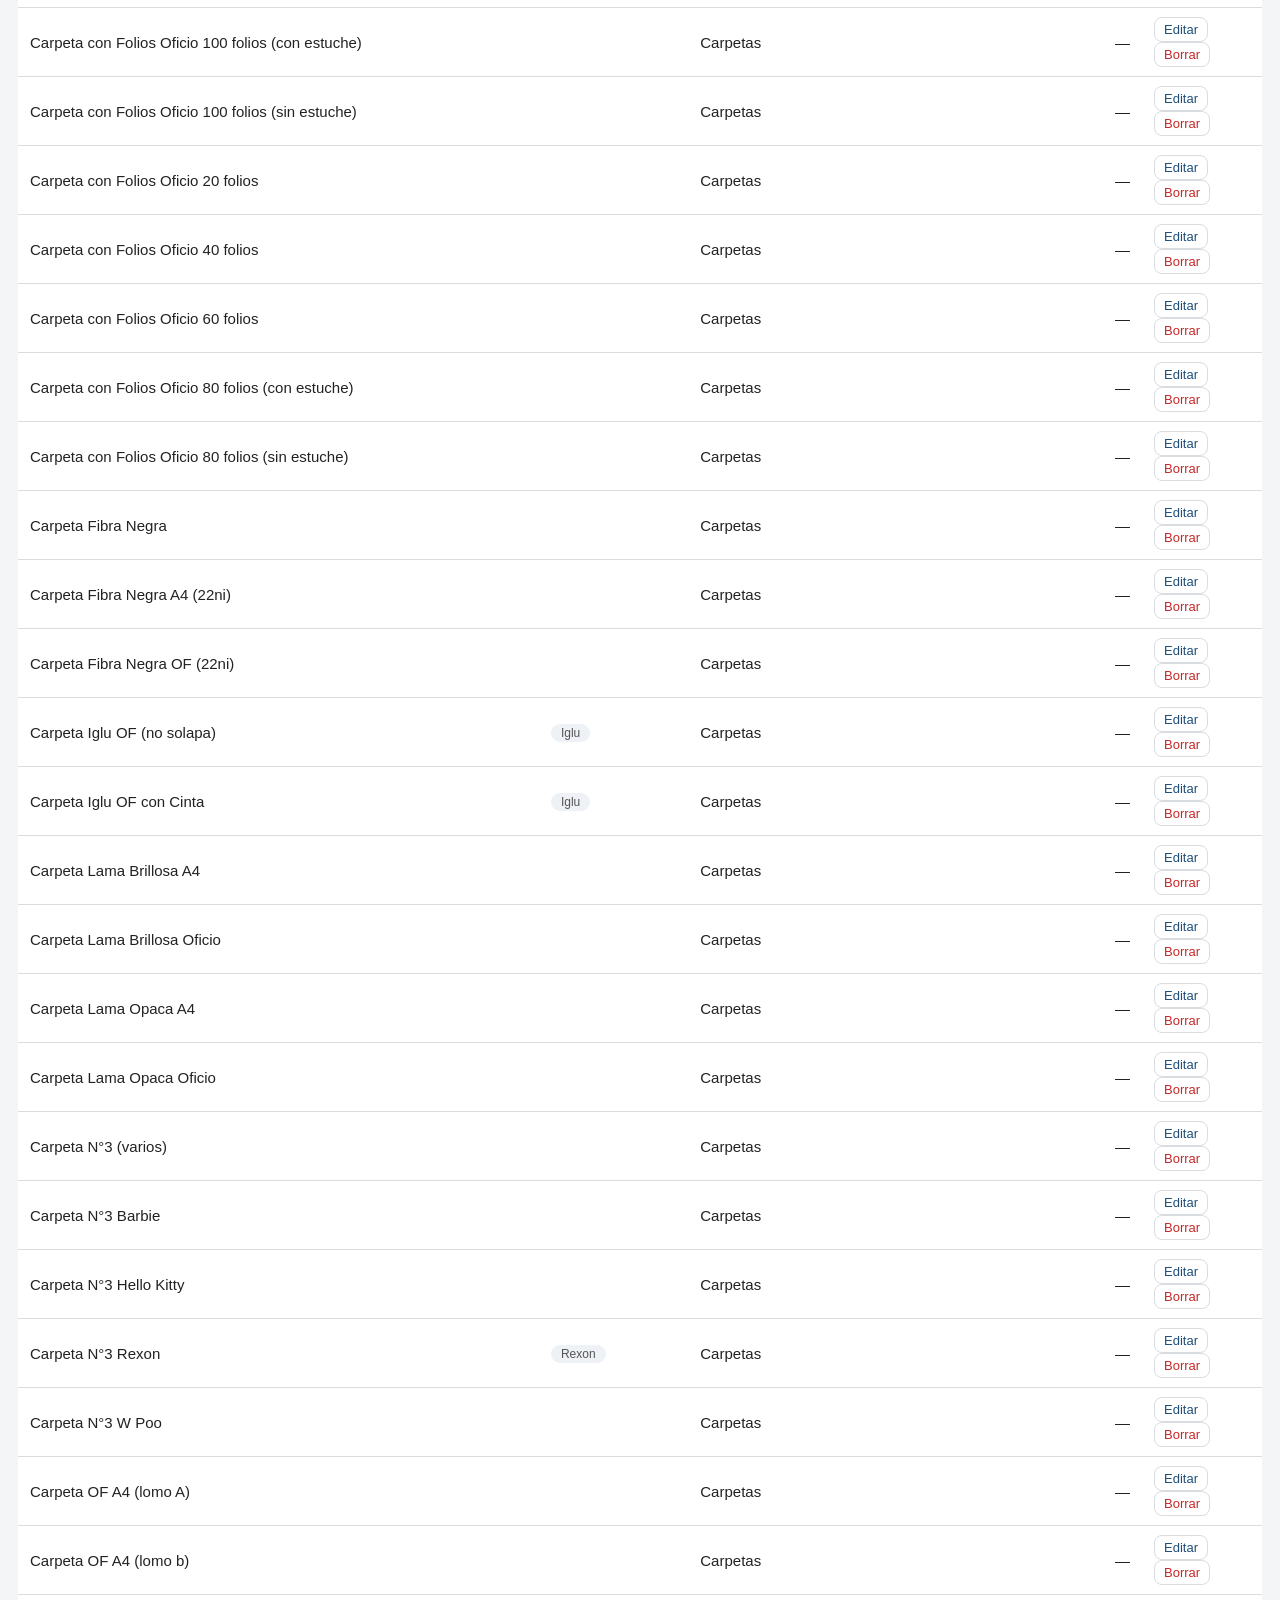
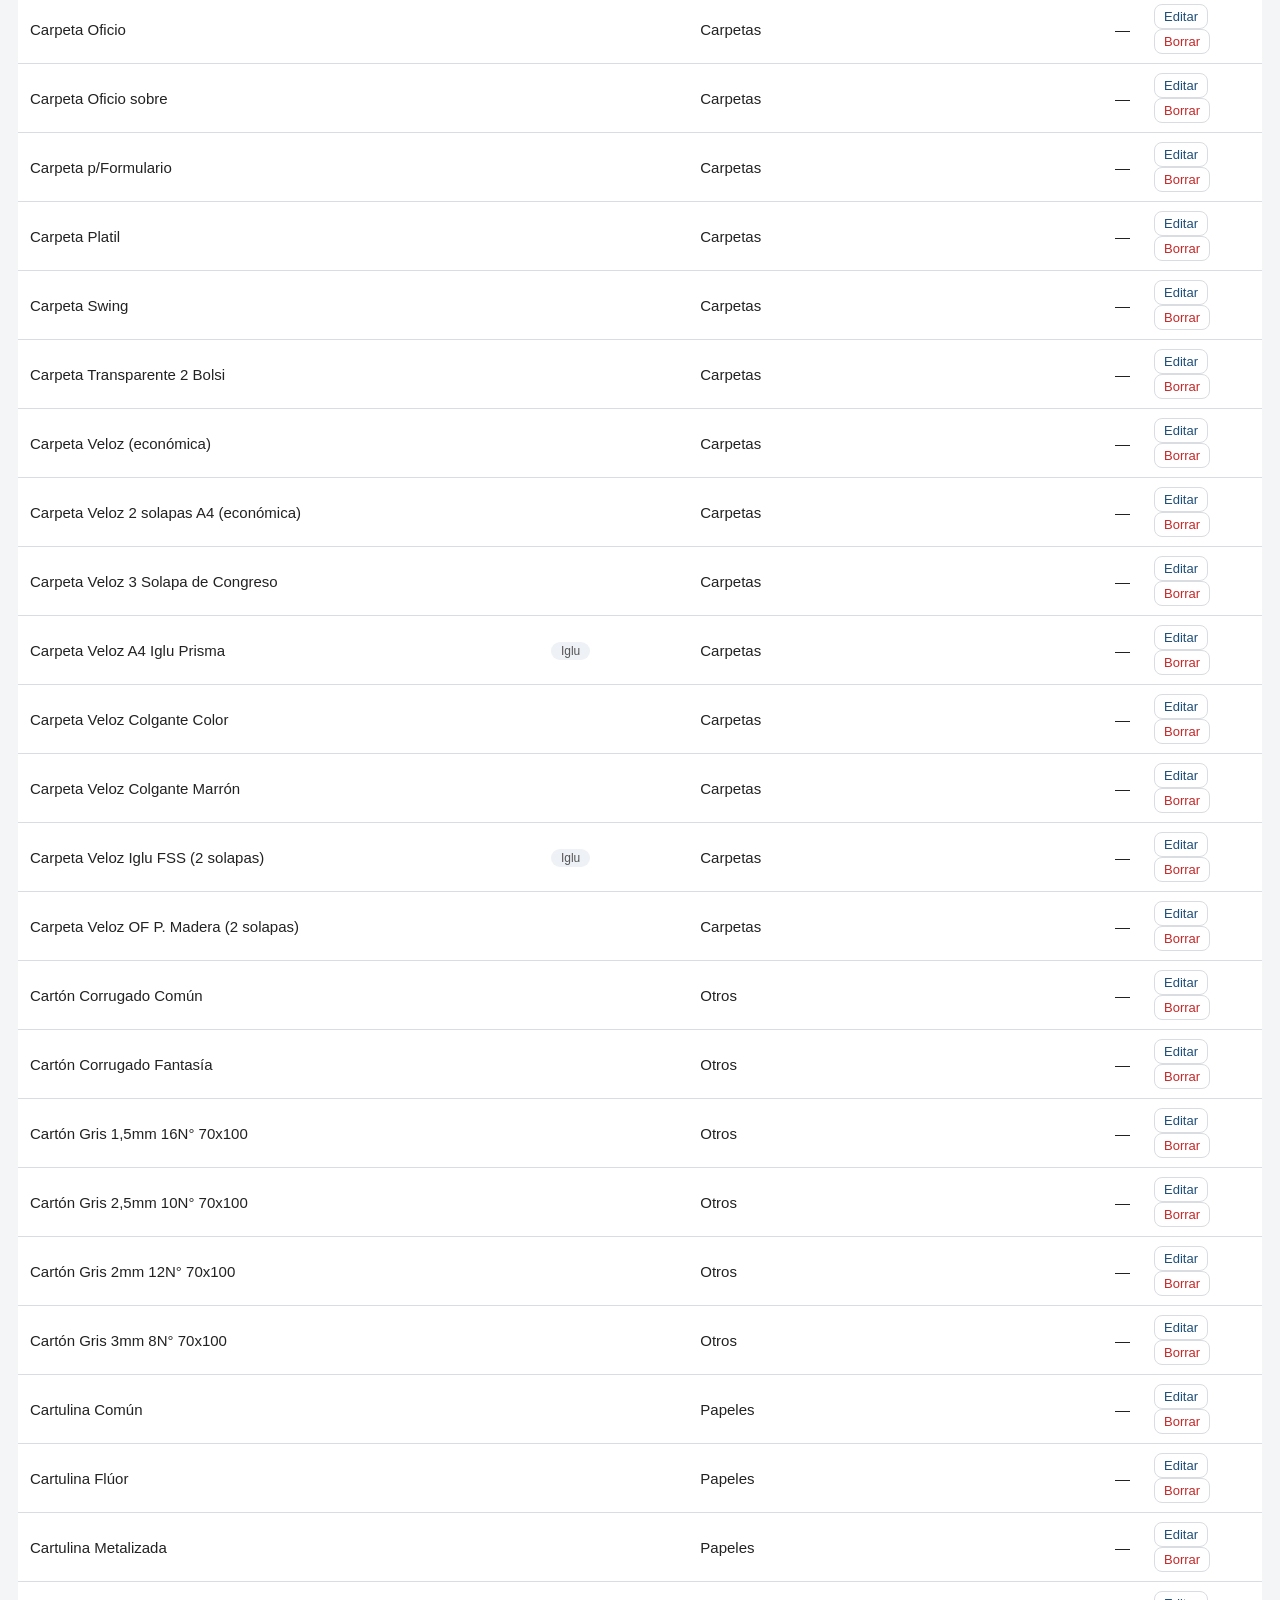
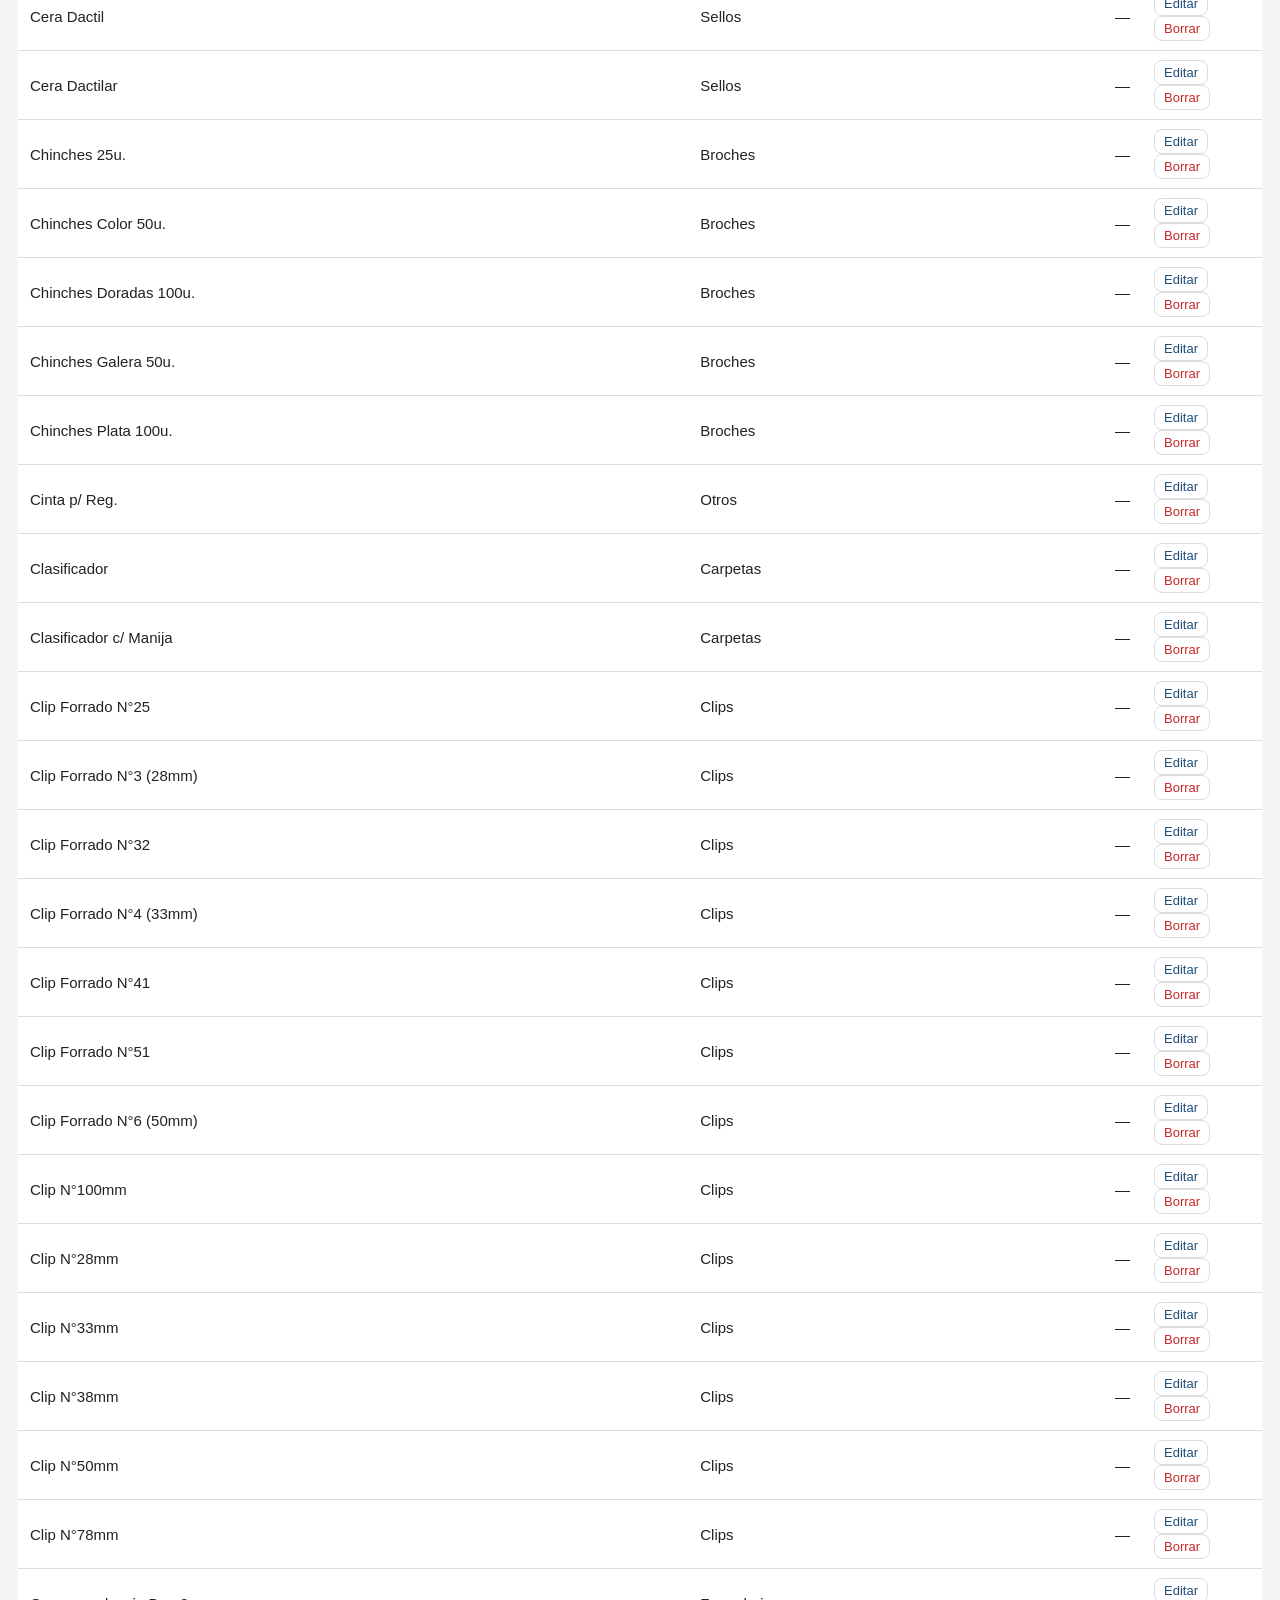
<file: libremax/index.html>
<!DOCTYPE html>
<html lang="es-AR">
<head>
<meta charset="UTF-8">
<meta name="viewport" content="width=device-width, initial-scale=1.0">
<title>LibreMax — Catálogo (demo)</title>
<style>
  :root {
    --azul: #1f4e79; --azul-claro: #2e6da4; --gris: #f4f5f7;
    --borde: #d9dce1; --texto: #222; --verde: #2e7d32; --rojo: #c62828;
  }
  * { box-sizing: border-box; }
  body {
    font-family: 'Segoe UI', Tahoma, Arial, sans-serif; margin: 0;
    background: var(--gris); color: var(--texto); font-size: 15px;
  }
  header {
    background: var(--azul); color: #fff; padding: 12px 18px;
    display: flex; align-items: center; gap: 14px; flex-wrap: wrap;
    position: sticky; top: 0; z-index: 20;
  }
  header h1 { font-size: 20px; margin: 0; letter-spacing: .5px; }
  header .stats { font-size: 13px; opacity: .9; margin-left: auto; }
  /* pestañas */
  .tabs { display: flex; gap: 4px; background: var(--azul); padding: 0 18px; position: sticky; top: 52px; z-index: 19; }
  .tab { padding: 10px 18px; color: #cdd9e6; cursor: pointer; border: none; background: none; font-size: 15px; border-bottom: 3px solid transparent; }
  .tab.activa { color: #fff; border-bottom-color: #fff; font-weight: 600; }
  .vista { display: none; }
  .vista.activa { display: block; }

  .barra {
    display: flex; gap: 10px; padding: 12px 18px; flex-wrap: wrap;
    align-items: center; background: #fff; border-bottom: 1px solid var(--borde);
    position: sticky; top: 95px; z-index: 18;
  }
  #buscar {
    flex: 1; min-width: 200px; padding: 10px 12px; font-size: 16px;
    border: 2px solid var(--borde); border-radius: 8px;
  }
  #buscar:focus { outline: none; border-color: var(--azul-claro); }
  select, button {
    padding: 9px 12px; font-size: 14px; border-radius: 8px;
    border: 1px solid var(--borde); background: #fff; cursor: pointer;
  }
  button.primario { background: var(--azul); color: #fff; border-color: var(--azul); }
  button.primario:hover { background: var(--azul-claro); }
  button.peligro { color: var(--rojo); border-color: #e0b4b4; }
  .contenido { padding: 12px 18px 60px; }
  table { width: 100%; border-collapse: collapse; background: #fff; border-radius: 8px; overflow: hidden; }
  th, td { padding: 9px 12px; text-align: left; border-bottom: 1px solid var(--borde); }
  th { background: #eef1f5; position: sticky; top: 147px; cursor: pointer; user-select: none; font-size: 13px; }
  th:hover { background: #e2e7ee; }
  tr:hover td { background: #f9fbfd; }
  td.precio { text-align: right; font-variant-numeric: tabular-nums; white-space: nowrap; font-weight: 600; }
  td.sinprecio { color: var(--rojo); font-style: italic; font-weight: normal; }
  .badge { display: inline-block; background: #eef1f5; border-radius: 20px; padding: 2px 10px; font-size: 12px; color: #555; }
  .acciones button { padding: 4px 9px; font-size: 13px; margin-right: 4px; }
  .editar { color: var(--azul); } .borrar { color: var(--rojo); }
  .vacio { text-align: center; padding: 40px; color: #888; }

  /* modal */
  .modal-fondo { display: none; position: fixed; inset: 0; background: rgba(0,0,0,.45); z-index: 100; align-items: center; justify-content: center; }
  .modal-fondo.activo { display: flex; }
  .modal { background: #fff; border-radius: 12px; padding: 22px; width: 420px; max-width: 92vw; }
  .modal h2 { margin: 0 0 14px; color: var(--azul); }
  .campo { margin-bottom: 12px; }
  .campo label { display: block; font-size: 13px; color: #555; margin-bottom: 4px; }
  .campo input, .campo select { width: 100%; padding: 9px; border: 1px solid var(--borde); border-radius: 8px; font-size: 15px; }
  .modal-botones { display: flex; justify-content: flex-end; gap: 8px; margin-top: 18px; }
  footer { text-align: center; font-size: 12px; color: #999; padding: 14px; }

  /* ===== ZONAS / CROQUIS ===== */
  .zonas-layout { display: flex; gap: 14px; align-items: flex-start; }
  .panel-prod { width: 280px; flex-shrink: 0; background: #fff; border: 1px solid var(--borde); border-radius: 10px; padding: 10px; max-height: 620px; display: flex; flex-direction: column; }
  .panel-prod h3 { margin: 4px 0 8px; font-size: 15px; color: var(--azul); }
  .panel-prod input { width: 100%; padding: 8px; border: 1px solid var(--borde); border-radius: 8px; margin-bottom: 8px; }
  .lista-arrastrable { overflow-y: auto; flex: 1; }
  .prod-item { padding: 7px 9px; border: 1px solid var(--borde); border-radius: 7px; margin-bottom: 5px; cursor: grab; background: #fff; font-size: 13px; display: flex; justify-content: space-between; gap: 6px; }
  .prod-item:hover { background: #f0f6ff; border-color: var(--azul-claro); }
  .prod-item.asignado { border-left: 4px solid var(--verde); }
  .prod-item small { color: #888; }
  .prod-item.arrastrando { opacity: .4; }

  .croquis-wrap { flex: 1; min-width: 0; }
  .croquis-toolbar { display: flex; gap: 8px; align-items: center; flex-wrap: wrap; margin-bottom: 8px; }
  .croquis-toolbar .ayuda { font-size: 12px; color: #777; }
  #lienzo {
    position: relative; width: 100%; height: 560px; background: #fff;
    border: 2px dashed var(--borde); border-radius: 10px; overflow: hidden;
    background-image: linear-gradient(#eef1f5 1px, transparent 1px), linear-gradient(90deg, #eef1f5 1px, transparent 1px);
    background-size: 25px 25px;
  }
  .zona {
    position: absolute; border: 2px solid; border-radius: 8px;
    display: flex; flex-direction: column; overflow: hidden;
    box-shadow: 0 1px 4px rgba(0,0,0,.08); user-select: none;
  }
  .zona .zona-titulo { font-size: 13px; font-weight: 600; padding: 4px 8px; cursor: inherit; white-space: nowrap; overflow: hidden; text-overflow: ellipsis; }
  .zona .zona-conteo { font-size: 12px; padding: 0 8px 4px; opacity: .85; }
  .zona.editable { cursor: move; }
  .zona.resaltada { outline: 3px solid var(--verde); outline-offset: 2px; }
  .zona .borrar-zona { position: absolute; top: 2px; right: 4px; background: rgba(255,255,255,.8); border: none; border-radius: 50%; width: 20px; height: 20px; line-height: 18px; cursor: pointer; color: var(--rojo); font-weight: bold; padding: 0; display: none; }
  .zona.editable .borrar-zona { display: block; }
  .zona .manija { position: absolute; bottom: 0; right: 0; width: 16px; height: 16px; background: var(--azul); cursor: nwse-resize; border-radius: 8px 0 6px 0; display: none; }
  .zona.editable .manija { display: block; }

  /* panel detalle de zona */
  .detalle-zona { margin-top: 14px; background: #fff; border: 1px solid var(--borde); border-radius: 10px; padding: 14px; }
  .detalle-zona h3 { margin: 0 0 10px; color: var(--azul); }
  .detalle-zona .chip { display: inline-flex; align-items: center; gap: 6px; background: #eef1f5; border-radius: 20px; padding: 4px 10px; margin: 0 6px 6px 0; font-size: 13px; }
  .detalle-zona .chip button { border: none; background: none; color: var(--rojo); cursor: pointer; font-weight: bold; padding: 0; }

  @media (max-width: 760px) {
    .zonas-layout { flex-direction: column; }
    .panel-prod { width: 100%; max-height: 240px; }
    th:nth-child(3), td:nth-child(3) { display: none; }
  }
  td.sinprecio { color: inherit !important; font-style: normal !important; }
  .demo-aviso { background:#fff8e1; border-bottom:1px solid #e0c97a; padding:.6rem 1rem; font:14px system-ui,sans-serif; text-align:center; }
</style>
</head>
<body>
<div class="demo-aviso">Demo pública del catálogo de LibreMax hecho por Santiago Cuenca Cabrera. Los precios están ocultos. <a href="../">Volver al portafolio</a></div>
<header>
  <h1>📚 LibreMax</h1>
  <span class="stats" id="stats"></span>
</header>

<div class="tabs">
  <button class="tab activa" data-vista="catalogo">Catálogo</button>
  <button class="tab" data-vista="zonas">Zonas (croquis)</button>
</div>

<!-- ===================== VISTA CATALOGO ===================== -->
<div class="vista activa" id="vista-catalogo">
  <div class="barra">
    <input type="text" id="buscar" placeholder="Buscar producto, marca... (escribi para filtrar)" autofocus>
    <select id="filtroCat"><option value="">Todas las categorias</option></select>
    <button class="primario" id="btnNuevo">+ Agregar producto</button>
    <button id="btnExportar" title="Descargar respaldo para pasar al otro equipo">⬇ Exportar</button>
    <button id="btnImportar" title="Cargar un respaldo desde archivo">⬆ Importar</button>
    <input type="file" id="archivoImport" accept=".json" style="display:none">
  </div>
  <div class="contenido">
    <table>
      <thead>
        <tr>
          <th data-col="nombre">Producto ▲▼</th>
          <th data-col="marca">Marca ▲▼</th>
          <th data-col="categoria">Categoria ▲▼</th>
          <th data-col="zona">Zona ▲▼</th>
          <th data-col="precio" style="text-align:right">Precio ▲▼</th>
          <th style="width:120px">Acciones</th>
        </tr>
      </thead>
      <tbody id="tabla"></tbody>
    </table>
    <div class="vacio" id="vacio" style="display:none">No se encontraron productos.</div>
  </div>
</div>

<!-- ===================== VISTA ZONAS ===================== -->
<div class="vista" id="vista-zonas">
  <div class="contenido">
    <div class="zonas-layout">
      <div class="panel-prod">
        <h3>Productos</h3>
        <input type="text" id="buscarZona" placeholder="Buscar para arrastrar...">
        <div class="lista-arrastrable" id="listaArrastrable"></div>
      </div>
      <div class="croquis-wrap">
        <div class="croquis-toolbar">
          <button id="btnModoEditar" class="primario">✏ Editar plano</button>
          <button id="btnNuevaZona">+ Nueva zona</button>
          <span class="ayuda" id="ayudaCroquis">Arrastrá un producto desde la izquierda y soltalo en una zona. Clic en una zona para ver qué contiene.</span>
        </div>
        <div id="lienzo"></div>
        <div class="detalle-zona" id="detalleZona" style="display:none"></div>
      </div>
    </div>
  </div>
</div>

<footer>LibreMax — Los cambios se guardan en este equipo. Usa Exportar/Importar para pasarlos a otro dispositivo.</footer>

<!-- Modal alta/edicion -->
<div class="modal-fondo" id="modal">
  <div class="modal">
    <h2 id="modalTitulo">Agregar producto</h2>
    <input type="hidden" id="fId">
    <div class="campo"><label>Nombre *</label><input type="text" id="fNombre"></div>
    <div class="campo"><label>Marca</label><input type="text" id="fMarca" list="listaMarcas"><datalist id="listaMarcas"></datalist></div>
    <div class="campo"><label>Categoria</label><input type="text" id="fCategoria" list="listaCat"><datalist id="listaCat"></datalist></div>
    <div class="campo"><label>Zona / ubicacion en el local</label><input type="text" id="fZona" list="listaZonas"><datalist id="listaZonas"></datalist></div>
    <div class="campo"><label>Precio ($)</label><input type="number" id="fPrecio" min="0" step="1"></div>
    <div class="modal-botones">
      <button id="btnCancelar">Cancelar</button>
      <button class="primario" id="btnGuardar">Guardar</button>
    </div>
  </div>
</div>

<script>
const SEMILLA = [{"id": 1, "nombre": "Sello Pizzini 60x40", "precio": null, "marca": "Pizzini", "categoria": "Sellos", "zona": ""}, {"id": 2, "nombre": "Sello Pizzini 30x12", "precio": null, "marca": "Pizzini", "categoria": "Sellos", "zona": ""}, {"id": 3, "nombre": "Rodillo p/ Etiquetadora", "precio": null, "marca": "", "categoria": "Otros", "zona": ""}, {"id": 4, "nombre": "Cera Dactilar", "precio": null, "marca": "", "categoria": "Sellos", "zona": ""}, {"id": 5, "nombre": "Rollo Fluor x10", "precio": null, "marca": "", "categoria": "Sellos", "zona": ""}, {"id": 6, "nombre": "Rollo Fluor x1", "precio": null, "marca": "", "categoria": "Sellos", "zona": ""}, {"id": 7, "nombre": "Mosadero con Dispenser", "precio": null, "marca": "", "categoria": "Otros", "zona": ""}, {"id": 8, "nombre": "Mosadero Grande", "precio": null, "marca": "", "categoria": "Otros", "zona": ""}, {"id": 9, "nombre": "Mosadero Chico", "precio": null, "marca": "", "categoria": "Otros", "zona": ""}, {"id": 10, "nombre": "Cinta p/ Reg.", "precio": null, "marca": "", "categoria": "Otros", "zona": ""}, {"id": 11, "nombre": "Rollo p/ Sello Eureka", "precio": null, "marca": "", "categoria": "Sellos", "zona": ""}, {"id": 12, "nombre": "Tinta p/ Sello 500cc", "precio": null, "marca": "", "categoria": "Sellos", "zona": ""}, {"id": 13, "nombre": "Tinta p/ Sello 250cc", "precio": null, "marca": "", "categoria": "Sellos", "zona": ""}, {"id": 14, "nombre": "Tinta p/ Sello Pagoda", "precio": null, "marca": "", "categoria": "Sellos", "zona": ""}, {"id": 15, "nombre": "Broches 23/20", "precio": null, "marca": "", "categoria": "Broches", "zona": ""}, {"id": 16, "nombre": "Broches 23/23", "precio": null, "marca": "", "categoria": "Broches", "zona": ""}, {"id": 17, "nombre": "Broches 21/6 x 5000", "precio": null, "marca": "", "categoria": "Broches", "zona": ""}, {"id": 18, "nombre": "Broche 23/8", "precio": null, "marca": "", "categoria": "Broches", "zona": ""}, {"id": 19, "nombre": "Broche 23/10", "precio": null, "marca": "", "categoria": "Broches", "zona": ""}, {"id": 20, "nombre": "Arandelas de Cartón", "precio": null, "marca": "", "categoria": "Otros", "zona": ""}, {"id": 21, "nombre": "Chinches Color 50u.", "precio": null, "marca": "", "categoria": "Broches", "zona": ""}, {"id": 22, "nombre": "Chinches Galera 50u.", "precio": null, "marca": "", "categoria": "Broches", "zona": ""}, {"id": 23, "nombre": "Chinches Doradas 100u.", "precio": null, "marca": "", "categoria": "Broches", "zona": ""}, {"id": 24, "nombre": "Chinches Plata 100u.", "precio": null, "marca": "", "categoria": "Broches", "zona": ""}, {"id": 25, "nombre": "Chinches 25u.", "precio": null, "marca": "", "categoria": "Broches", "zona": ""}, {"id": 26, "nombre": "Portaclips con Imán", "precio": null, "marca": "", "categoria": "Clips", "zona": ""}, {"id": 27, "nombre": "Portaclips Kores", "precio": null, "marca": "Kores", "categoria": "Clips", "zona": ""}, {"id": 28, "nombre": "Binder (643", "precio": null, "marca": "", "categoria": "Otros", "zona": ""}, {"id": 29, "nombre": "Binder (642", "precio": null, "marca": "", "categoria": "Otros", "zona": ""}, {"id": 30, "nombre": "Regla 25cm Fantasía", "precio": null, "marca": "", "categoria": "Geometria", "zona": ""}, {"id": 31, "nombre": "Regla 30cm Acrílico Común", "precio": null, "marca": "", "categoria": "Geometria", "zona": ""}, {"id": 32, "nombre": "Regla 30cm Acrílico Fantasía", "precio": null, "marca": "", "categoria": "Geometria", "zona": ""}, {"id": 33, "nombre": "Regla 30cm Acrílico Mapeo/Glue", "precio": null, "marca": "Mapeo", "categoria": "Geometria", "zona": ""}, {"id": 34, "nombre": "Regla Común 15cm", "precio": null, "marca": "", "categoria": "Geometria", "zona": ""}, {"id": 35, "nombre": "Regla Fantasía 15cm", "precio": null, "marca": "", "categoria": "Geometria", "zona": ""}, {"id": 36, "nombre": "Regla Fantasía 30cm", "precio": null, "marca": "", "categoria": "Geometria", "zona": ""}, {"id": 37, "nombre": "Regla Flexible 15cm", "precio": null, "marca": "", "categoria": "Geometria", "zona": ""}, {"id": 38, "nombre": "Regla Acrílico 20cm Mapeo Común", "precio": null, "marca": "Mapeo", "categoria": "Geometria", "zona": ""}, {"id": 39, "nombre": "Regla Acrílico 20cm Mapeo Grip", "precio": null, "marca": "Mapeo", "categoria": "Geometria", "zona": ""}, {"id": 40, "nombre": "Regla Aluminio 20cm", "precio": null, "marca": "", "categoria": "Geometria", "zona": ""}, {"id": 41, "nombre": "Regla Aluminio 30cm", "precio": null, "marca": "", "categoria": "Geometria", "zona": ""}, {"id": 42, "nombre": "Regla Pizzini 15cm", "precio": null, "marca": "Pizzini", "categoria": "Geometria", "zona": ""}, {"id": 43, "nombre": "Regla Pizzini 20cm", "precio": null, "marca": "Pizzini", "categoria": "Geometria", "zona": ""}, {"id": 44, "nombre": "Regla Pizzini 30cm", "precio": null, "marca": "Pizzini", "categoria": "Geometria", "zona": ""}, {"id": 45, "nombre": "Línea Ergonómica Regla", "precio": null, "marca": "", "categoria": "Geometria", "zona": ""}, {"id": 46, "nombre": "Línea Ergonómica Escuadra", "precio": null, "marca": "", "categoria": "Geometria", "zona": ""}, {"id": 47, "nombre": "Línea Ergonómica Transportador", "precio": null, "marca": "", "categoria": "Geometria", "zona": ""}, {"id": 48, "nombre": "Set de Geo Pizzini 20cm", "precio": null, "marca": "Pizzini", "categoria": "Geometria", "zona": ""}, {"id": 49, "nombre": "Set de Geo Pizzini 30cm", "precio": null, "marca": "Pizzini", "categoria": "Geometria", "zona": ""}, {"id": 50, "nombre": "Set Geometría 20cm Flexibles", "precio": null, "marca": "", "categoria": "Otros", "zona": ""}, {"id": 51, "nombre": "Set Geometría 20cm Acri. Fantasía", "precio": null, "marca": "", "categoria": "Otros", "zona": ""}, {"id": 52, "nombre": "Set Geometría 20cm (variante)", "precio": null, "marca": "", "categoria": "Otros", "zona": ""}, {"id": 53, "nombre": "Set Geometría 15cm Acrílico 4 Piezas", "precio": null, "marca": "", "categoria": "Otros", "zona": ""}, {"id": 54, "nombre": "Escuadras Pizzini 25cm x 45°", "precio": null, "marca": "Pizzini", "categoria": "Geometria", "zona": ""}, {"id": 55, "nombre": "Escuadras Pizzini 25cm x 60°", "precio": null, "marca": "Pizzini", "categoria": "Geometria", "zona": ""}, {"id": 56, "nombre": "Escuadra Pizzini 30x60", "precio": null, "marca": "Pizzini", "categoria": "Geometria", "zona": ""}, {"id": 57, "nombre": "Escuadra 15cm Flexible", "precio": null, "marca": "", "categoria": "Geometria", "zona": ""}, {"id": 58, "nombre": "Escuadra Simple", "precio": null, "marca": "", "categoria": "Geometria", "zona": ""}, {"id": 59, "nombre": "Escuadra con Transportador", "precio": null, "marca": "", "categoria": "Geometria", "zona": ""}, {"id": 60, "nombre": "Semicírculo Flexible", "precio": null, "marca": "", "categoria": "Otros", "zona": ""}, {"id": 61, "nombre": "Triple Decímetro Mapeo", "precio": null, "marca": "Mapeo", "categoria": "Otros", "zona": ""}, {"id": 62, "nombre": "Triple Decímetro Pizzini", "precio": null, "marca": "Pizzini", "categoria": "Otros", "zona": ""}, {"id": 63, "nombre": "Triple Decímetro Keyroad", "precio": null, "marca": "Keyroad", "categoria": "Otros", "zona": ""}, {"id": 64, "nombre": "Transportador Pizzini 360° x 10cm", "precio": null, "marca": "Pizzini", "categoria": "Geometria", "zona": ""}, {"id": 65, "nombre": "Transportador Pizzini 360° x 8cm", "precio": null, "marca": "Pizzini", "categoria": "Geometria", "zona": ""}, {"id": 66, "nombre": "Transportador Pizzini 180° P.", "precio": null, "marca": "Pizzini", "categoria": "Geometria", "zona": ""}, {"id": 67, "nombre": "Transportador Pizzini 180° Pro A.", "precio": null, "marca": "Pizzini", "categoria": "Geometria", "zona": ""}, {"id": 68, "nombre": "Cera Dactil", "precio": null, "marca": "", "categoria": "Sellos", "zona": ""}, {"id": 69, "nombre": "Abrochadora Eagle (3025)", "precio": null, "marca": "Eagle", "categoria": "Abrochadoras", "zona": ""}, {"id": 70, "nombre": "Abrochadora Eagle (5073)", "precio": null, "marca": "Eagle", "categoria": "Abrochadoras", "zona": ""}, {"id": 71, "nombre": "Abrochadora Eagle (B28)", "precio": null, "marca": "Eagle", "categoria": "Abrochadoras", "zona": ""}, {"id": 72, "nombre": "Abrochadora Eagle (B29)", "precio": null, "marca": "Eagle", "categoria": "Abrochadoras", "zona": ""}, {"id": 73, "nombre": "Abrochadora Olami (103)", "precio": null, "marca": "Olami", "categoria": "Abrochadoras", "zona": ""}, {"id": 74, "nombre": "Abrochadora Olami (101)", "precio": null, "marca": "Olami", "categoria": "Abrochadoras", "zona": ""}, {"id": 75, "nombre": "Abrochadora Olami (203)", "precio": null, "marca": "Olami", "categoria": "Abrochadoras", "zona": ""}, {"id": 76, "nombre": "Abrochadora Olami (202)", "precio": null, "marca": "Olami", "categoria": "Abrochadoras", "zona": ""}, {"id": 77, "nombre": "Perforadora Olami 8 Anon", "precio": null, "marca": "Olami", "categoria": "Perforadoras", "zona": ""}, {"id": 78, "nombre": "Perforadora Olami 40H", "precio": null, "marca": "Olami", "categoria": "Perforadoras", "zona": ""}, {"id": 79, "nombre": "Perforadora Kanex 20pp", "precio": null, "marca": "Kanex", "categoria": "Perforadoras", "zona": ""}, {"id": 80, "nombre": "Perforadora Kanex 35pp", "precio": null, "marca": "Kanex", "categoria": "Perforadoras", "zona": ""}, {"id": 81, "nombre": "Perforadora Kanex 40pp", "precio": null, "marca": "Kanex", "categoria": "Perforadoras", "zona": ""}, {"id": 82, "nombre": "Perforadora Wengfeng Punch", "precio": null, "marca": "Wengfeng", "categoria": "Perforadoras", "zona": ""}, {"id": 83, "nombre": "Sacabroche Pinza Techn", "precio": null, "marca": "Techn", "categoria": "Broches", "zona": ""}, {"id": 84, "nombre": "Sacabroche Pinza Eagle", "precio": null, "marca": "Eagle", "categoria": "Broches", "zona": ""}, {"id": 85, "nombre": "Cartón Gris 3mm 8N° 70x100", "precio": null, "marca": "", "categoria": "Otros", "zona": ""}, {"id": 86, "nombre": "Cartón Gris 2,5mm 10N° 70x100", "precio": null, "marca": "", "categoria": "Otros", "zona": ""}, {"id": 87, "nombre": "Cartón Gris 2mm 12N° 70x100", "precio": null, "marca": "", "categoria": "Otros", "zona": ""}, {"id": 88, "nombre": "Cartón Gris 1,5mm 16N° 70x100", "precio": null, "marca": "", "categoria": "Otros", "zona": ""}, {"id": 89, "nombre": "Broche TIT N°64", "precio": null, "marca": "TIT", "categoria": "Broches", "zona": ""}, {"id": 90, "nombre": "Broche TIT N°65", "precio": null, "marca": "TIT", "categoria": "Broches", "zona": ""}, {"id": 91, "nombre": "Broche TIT N°10", "precio": null, "marca": "TIT", "categoria": "Broches", "zona": ""}, {"id": 92, "nombre": "Broche TIT N°50", "precio": null, "marca": "TIT", "categoria": "Broches", "zona": ""}, {"id": 93, "nombre": "Broche TIT 21/6", "precio": null, "marca": "TIT", "categoria": "Broches", "zona": ""}, {"id": 94, "nombre": "Broche TIT 24/6", "precio": null, "marca": "TIT", "categoria": "Broches", "zona": ""}, {"id": 95, "nombre": "Broche GRAP N°64", "precio": null, "marca": "GRAP", "categoria": "Broches", "zona": ""}, {"id": 96, "nombre": "Broche GRAP N°65", "precio": null, "marca": "GRAP", "categoria": "Broches", "zona": ""}, {"id": 97, "nombre": "Broche GRAP N°10", "precio": null, "marca": "GRAP", "categoria": "Broches", "zona": ""}, {"id": 98, "nombre": "Broche GRAP N°50", "precio": null, "marca": "GRAP", "categoria": "Broches", "zona": ""}, {"id": 99, "nombre": "Broche GRAP 21/6", "precio": null, "marca": "GRAP", "categoria": "Broches", "zona": ""}, {"id": 100, "nombre": "Broche GRAP 24/6", "precio": null, "marca": "GRAP", "categoria": "Broches", "zona": ""}, {"id": 101, "nombre": "Broche DINAMIT N°65", "precio": null, "marca": "DINAMIT", "categoria": "Broches", "zona": ""}, {"id": 102, "nombre": "Broche DINAMIT N°10", "precio": null, "marca": "DINAMIT", "categoria": "Broches", "zona": ""}, {"id": 103, "nombre": "Broche DINAMIT N°50", "precio": null, "marca": "DINAMIT", "categoria": "Broches", "zona": ""}, {"id": 104, "nombre": "Broche DINAMIT 21/6", "precio": null, "marca": "DINAMIT", "categoria": "Broches", "zona": ""}, {"id": 105, "nombre": "Broche DINAMIT 24/6", "precio": null, "marca": "DINAMIT", "categoria": "Broches", "zona": ""}, {"id": 106, "nombre": "Broche Olami/Eico N°10", "precio": null, "marca": "Olami/Eico", "categoria": "Broches", "zona": ""}, {"id": 107, "nombre": "Broche Olami/Eico 10/50", "precio": null, "marca": "Olami/Eico", "categoria": "Broches", "zona": ""}, {"id": 108, "nombre": "Broche Olami/Eico 24/6", "precio": null, "marca": "Olami/Eico", "categoria": "Broches", "zona": ""}, {"id": 109, "nombre": "Broche Olami/Eico 26/6", "precio": null, "marca": "Olami/Eico", "categoria": "Broches", "zona": ""}, {"id": 110, "nombre": "Broche Olami/Eico 23/6", "precio": null, "marca": "Olami/Eico", "categoria": "Broches", "zona": ""}, {"id": 111, "nombre": "Broche Olami/Eico 23/8", "precio": null, "marca": "Olami/Eico", "categoria": "Broches", "zona": ""}, {"id": 112, "nombre": "Broche Olami/Eico 24/8", "precio": null, "marca": "Olami/Eico", "categoria": "Broches", "zona": ""}, {"id": 113, "nombre": "Broche Olami/Eico 23/10", "precio": null, "marca": "Olami/Eico", "categoria": "Broches", "zona": ""}, {"id": 114, "nombre": "Broche Olami/Eico 23/13", "precio": null, "marca": "Olami/Eico", "categoria": "Broches", "zona": ""}, {"id": 115, "nombre": "Broche Olami/Eico 23/20", "precio": null, "marca": "Olami/Eico", "categoria": "Broches", "zona": ""}, {"id": 116, "nombre": "Broche Olami/Eico 23/24", "precio": null, "marca": "Olami/Eico", "categoria": "Broches", "zona": ""}, {"id": 117, "nombre": "Broche Viking N°64", "precio": null, "marca": "Viking", "categoria": "Broches", "zona": ""}, {"id": 118, "nombre": "Broche Viking N°65", "precio": null, "marca": "Viking", "categoria": "Broches", "zona": ""}, {"id": 119, "nombre": "Broche Viking N°10", "precio": null, "marca": "Viking", "categoria": "Broches", "zona": ""}, {"id": 120, "nombre": "Broche Viking N°50", "precio": null, "marca": "Viking", "categoria": "Broches", "zona": ""}, {"id": 121, "nombre": "Broche Viking 21/6", "precio": null, "marca": "Viking", "categoria": "Broches", "zona": ""}, {"id": 122, "nombre": "Broche Viking 24/6", "precio": null, "marca": "Viking", "categoria": "Broches", "zona": ""}, {"id": 123, "nombre": "Hojas Adhesivas", "precio": null, "marca": "", "categoria": "Blocks", "zona": ""}, {"id": 124, "nombre": "Recibo Chico", "precio": null, "marca": "", "categoria": "Formularios", "zona": ""}, {"id": 125, "nombre": "Recibo Mediano", "precio": null, "marca": "", "categoria": "Formularios", "zona": ""}, {"id": 126, "nombre": "Recibo Mediano Duplicado", "precio": null, "marca": "", "categoria": "Formularios", "zona": ""}, {"id": 127, "nombre": "Pagaré Mil2B", "precio": null, "marca": "Mil2B", "categoria": "Otros", "zona": ""}, {"id": 128, "nombre": "Pagaré Dolare", "precio": null, "marca": "", "categoria": "Otros", "zona": ""}, {"id": 129, "nombre": "Pagaré Taloffa", "precio": null, "marca": "", "categoria": "Otros", "zona": ""}, {"id": 130, "nombre": "Alquiler Mediano", "precio": null, "marca": "", "categoria": "Formularios", "zona": ""}, {"id": 131, "nombre": "Alquiler Grande", "precio": null, "marca": "", "categoria": "Formularios", "zona": ""}, {"id": 132, "nombre": "Vale", "precio": null, "marca": "", "categoria": "Formularios", "zona": ""}, {"id": 133, "nombre": "Ficha 1", "precio": null, "marca": "", "categoria": "Formularios", "zona": ""}, {"id": 134, "nombre": "Ficha 2", "precio": null, "marca": "", "categoria": "Formularios", "zona": ""}, {"id": 135, "nombre": "Ficha 3", "precio": null, "marca": "", "categoria": "Formularios", "zona": ""}, {"id": 136, "nombre": "C. Corr.", "precio": null, "marca": "", "categoria": "Otros", "zona": ""}, {"id": 137, "nombre": "Correspondencia Dup 2", "precio": null, "marca": "", "categoria": "Formularios", "zona": ""}, {"id": 138, "nombre": "Correspondencia Trip 2", "precio": null, "marca": "", "categoria": "Formularios", "zona": ""}, {"id": 139, "nombre": "Caligrafía Técnico", "precio": null, "marca": "", "categoria": "Otros", "zona": ""}, {"id": 140, "nombre": "Talonario Chico", "precio": null, "marca": "", "categoria": "Formularios", "zona": ""}, {"id": 141, "nombre": "Talonario Grande", "precio": null, "marca": "", "categoria": "Formularios", "zona": ""}, {"id": 142, "nombre": "Lomo p/ Bibliorato por 20", "precio": null, "marca": "", "categoria": "Carpetas", "zona": ""}, {"id": 143, "nombre": "Lomo p/ Bibliorato por Unidad", "precio": null, "marca": "", "categoria": "Carpetas", "zona": ""}, {"id": 144, "nombre": "Canson N°3 Bco", "precio": null, "marca": "Canson", "categoria": "Papeles", "zona": ""}, {"id": 145, "nombre": "Canson N°3 Negro", "precio": null, "marca": "Canson", "categoria": "Papeles", "zona": ""}, {"id": 146, "nombre": "Canson N°3 Color", "precio": null, "marca": "Canson", "categoria": "Papeles", "zona": ""}, {"id": 147, "nombre": "Canson N°5 Bco", "precio": null, "marca": "Canson", "categoria": "Papeles", "zona": ""}, {"id": 148, "nombre": "Canson N°5 Negro", "precio": null, "marca": "Canson", "categoria": "Papeles", "zona": ""}, {"id": 149, "nombre": "Canson N°5 Color", "precio": null, "marca": "Canson", "categoria": "Papeles", "zona": ""}, {"id": 150, "nombre": "Canson N°6 Bco", "precio": null, "marca": "Canson", "categoria": "Papeles", "zona": ""}, {"id": 151, "nombre": "Canson N°6 Negro", "precio": null, "marca": "Canson", "categoria": "Papeles", "zona": ""}, {"id": 152, "nombre": "Canson N°6 Color", "precio": null, "marca": "Canson", "categoria": "Papeles", "zona": ""}, {"id": 153, "nombre": "Calcar 1028 N°3", "precio": null, "marca": "Calcar", "categoria": "Papeles", "zona": ""}, {"id": 154, "nombre": "Calcar 1028 N°5", "precio": null, "marca": "Calcar", "categoria": "Papeles", "zona": ""}, {"id": 155, "nombre": "Papel Vegetal A4", "precio": null, "marca": "", "categoria": "Papeles", "zona": ""}, {"id": 156, "nombre": "Papel Vegetal OF", "precio": null, "marca": "", "categoria": "Papeles", "zona": ""}, {"id": 157, "nombre": "Papel Notarial", "precio": null, "marca": "", "categoria": "Papeles", "zona": ""}, {"id": 158, "nombre": "Repues. Miu. N°3", "precio": null, "marca": "", "categoria": "Blocks", "zona": ""}, {"id": 159, "nombre": "Repues. Miu. N°5", "precio": null, "marca": "", "categoria": "Blocks", "zona": ""}, {"id": 160, "nombre": "Block N°5 20H Fantasía", "precio": null, "marca": "", "categoria": "Blocks", "zona": ""}, {"id": 161, "nombre": "Block N°5 20H Maof.", "precio": null, "marca": "", "categoria": "Blocks", "zona": ""}, {"id": 162, "nombre": "Block N°5 20HS Color", "precio": null, "marca": "", "categoria": "Blocks", "zona": ""}, {"id": 163, "nombre": "Block N°5 20HS Negro", "precio": null, "marca": "", "categoria": "Blocks", "zona": ""}, {"id": 164, "nombre": "Block Alfa A6 80H (cuad/liso)", "precio": null, "marca": "Alfa", "categoria": "Blocks", "zona": ""}, {"id": 165, "nombre": "Block Alfa x80H (cuad OF)", "precio": null, "marca": "Alfa", "categoria": "Blocks", "zona": ""}, {"id": 166, "nombre": "Block Alfa A5 80H", "precio": null, "marca": "Alfa", "categoria": "Blocks", "zona": ""}, {"id": 167, "nombre": "Block Alfa OF 80H (cuad)", "precio": null, "marca": "Alfa", "categoria": "Blocks", "zona": ""}, {"id": 168, "nombre": "Block Alfa OF 80H (raya)", "precio": null, "marca": "Alfa", "categoria": "Blocks", "zona": ""}, {"id": 169, "nombre": "Block Alfa A4 80H (raya)", "precio": null, "marca": "Alfa", "categoria": "Blocks", "zona": ""}, {"id": 170, "nombre": "Block x40H (raya/cuad OF)", "precio": null, "marca": "", "categoria": "Blocks", "zona": ""}, {"id": 171, "nombre": "Block x80H rayado OF", "precio": null, "marca": "", "categoria": "Blocks", "zona": ""}, {"id": 172, "nombre": "Block Iglu x80H A4 (cuadri)", "precio": null, "marca": "Iglu", "categoria": "Blocks", "zona": ""}, {"id": 173, "nombre": "Block Rivadavia 48H A4 (cuadri)", "precio": null, "marca": "Rivadavia", "categoria": "Blocks", "zona": ""}, {"id": 174, "nombre": "Block \"El Nene\" 24H", "precio": null, "marca": "El Nene", "categoria": "Blocks", "zona": ""}, {"id": 175, "nombre": "Bibliorato Esquela STF", "precio": null, "marca": "", "categoria": "Carpetas", "zona": ""}, {"id": 176, "nombre": "Bibliorato A4 STF", "precio": null, "marca": "", "categoria": "Carpetas", "zona": ""}, {"id": 177, "nombre": "Bibliorato OF STF", "precio": null, "marca": "", "categoria": "Carpetas", "zona": ""}, {"id": 178, "nombre": "Bibliorato OF Lomo Ancho/Bajo", "precio": null, "marca": "", "categoria": "Carpetas", "zona": ""}, {"id": 179, "nombre": "Bibliorato A4 Lomo Ancho", "precio": null, "marca": "", "categoria": "Carpetas", "zona": ""}, {"id": 180, "nombre": "Bibliorato Platil OF A4", "precio": null, "marca": "", "categoria": "Carpetas", "zona": ""}, {"id": 181, "nombre": "Bibliorato x2 Vulcano c/Est.", "precio": null, "marca": "Vulcano", "categoria": "Carpetas", "zona": ""}, {"id": 182, "nombre": "Carpeta OF A4 (lomo A)", "precio": null, "marca": "", "categoria": "Carpetas", "zona": ""}, {"id": 183, "nombre": "Carpeta OF A4 (lomo b)", "precio": null, "marca": "", "categoria": "Carpetas", "zona": ""}, {"id": 184, "nombre": "Carpeta A4 Datazone", "precio": null, "marca": "Datazone", "categoria": "Carpetas", "zona": ""}, {"id": 185, "nombre": "Carpeta A4 Institución", "precio": null, "marca": "", "categoria": "Carpetas", "zona": ""}, {"id": 186, "nombre": "Carpeta A4 Iglu Till", "precio": null, "marca": "Iglu", "categoria": "Carpetas", "zona": ""}, {"id": 187, "nombre": "Carpeta A4 Iglu Till Metálica", "precio": null, "marca": "Iglu", "categoria": "Carpetas", "zona": ""}, {"id": 188, "nombre": "Carpeta Iglu OF (no solapa)", "precio": null, "marca": "Iglu", "categoria": "Carpetas", "zona": ""}, {"id": 189, "nombre": "Carpeta Iglu OF con Cinta", "precio": null, "marca": "Iglu", "categoria": "Carpetas", "zona": ""}, {"id": 190, "nombre": "Carpeta Veloz (económica)", "precio": null, "marca": "", "categoria": "Carpetas", "zona": ""}, {"id": 191, "nombre": "Carpeta Veloz 3 Solapa de Congreso", "precio": null, "marca": "", "categoria": "Carpetas", "zona": ""}, {"id": 192, "nombre": "Carpeta Veloz Iglu FSS (2 solapas)", "precio": null, "marca": "Iglu", "categoria": "Carpetas", "zona": ""}, {"id": 193, "nombre": "Carpeta Veloz A4 Iglu Prisma", "precio": null, "marca": "Iglu", "categoria": "Carpetas", "zona": ""}, {"id": 194, "nombre": "Carpeta Veloz OF P. Madera (2 solapas)", "precio": null, "marca": "", "categoria": "Carpetas", "zona": ""}, {"id": 195, "nombre": "Carpeta Veloz 2 solapas A4 (económica)", "precio": null, "marca": "", "categoria": "Carpetas", "zona": ""}, {"id": 196, "nombre": "Carpeta Veloz Colgante Color", "precio": null, "marca": "", "categoria": "Carpetas", "zona": ""}, {"id": 197, "nombre": "Carpeta Veloz Colgante Marrón", "precio": null, "marca": "", "categoria": "Carpetas", "zona": ""}, {"id": 198, "nombre": "Carpeta Fibra Negra A4 (22ni)", "precio": null, "marca": "", "categoria": "Carpetas", "zona": ""}, {"id": 199, "nombre": "Carpeta Fibra Negra OF (22ni)", "precio": null, "marca": "", "categoria": "Carpetas", "zona": ""}, {"id": 200, "nombre": "Caja A4 Datazone", "precio": null, "marca": "Datazone", "categoria": "Cajas", "zona": ""}, {"id": 201, "nombre": "Cajas A4 BCN Color", "precio": null, "marca": "BCN", "categoria": "Cajas", "zona": ""}, {"id": 202, "nombre": "Cajas OF A4 Iglu", "precio": null, "marca": "Iglu", "categoria": "Cajas", "zona": ""}, {"id": 203, "nombre": "Clasificador c/ Manija", "precio": null, "marca": "", "categoria": "Carpetas", "zona": ""}, {"id": 204, "nombre": "Manija OF Común", "precio": null, "marca": "", "categoria": "Formularios", "zona": ""}, {"id": 205, "nombre": "Manija OF Congreso", "precio": null, "marca": "", "categoria": "Formularios", "zona": ""}, {"id": 206, "nombre": "Manija A4 Congreso", "precio": null, "marca": "", "categoria": "Formularios", "zona": ""}, {"id": 207, "nombre": "Cuadernillo Notarial 5H", "precio": null, "marca": "", "categoria": "Blocks", "zona": ""}, {"id": 208, "nombre": "Repuesto Rivadavia N°5 (C.A.)", "precio": null, "marca": "Rivadavia", "categoria": "Blocks", "zona": ""}, {"id": 209, "nombre": "(1028) Diseño", "precio": null, "marca": "", "categoria": "Otros", "zona": ""}, {"id": 210, "nombre": "Nepaco Plast Caja", "precio": null, "marca": "Nepaco", "categoria": "Cajas", "zona": ""}, {"id": 211, "nombre": "Nepaco Plast Unidad", "precio": null, "marca": "Nepaco", "categoria": "Otros", "zona": ""}, {"id": 212, "nombre": "Escarapela Tela", "precio": null, "marca": "", "categoria": "Banderas", "zona": ""}, {"id": 213, "nombre": "Escarapela Pin", "precio": null, "marca": "", "categoria": "Banderas", "zona": ""}, {"id": 214, "nombre": "Espiral Plástico 7mm UP/25HS", "precio": null, "marca": "", "categoria": "Encuadernacion", "zona": ""}, {"id": 215, "nombre": "Espiral Plástico 9mm UP/75HS", "precio": null, "marca": "", "categoria": "Encuadernacion", "zona": ""}, {"id": 216, "nombre": "Espiral Plástico 12mm UP/90HS", "precio": null, "marca": "", "categoria": "Encuadernacion", "zona": ""}, {"id": 217, "nombre": "Espiral Plástico 14mm UP/125HS", "precio": null, "marca": "", "categoria": "Encuadernacion", "zona": ""}, {"id": 218, "nombre": "Espiral Plástico 17mm UP/160HS", "precio": null, "marca": "", "categoria": "Encuadernacion", "zona": ""}, {"id": 219, "nombre": "Espiral Plástico 20mm UP/175HS", "precio": null, "marca": "", "categoria": "Encuadernacion", "zona": ""}, {"id": 220, "nombre": "Espiral Plástico 23mm UP/190HS", "precio": null, "marca": "", "categoria": "Encuadernacion", "zona": ""}, {"id": 221, "nombre": "Espiral Plástico 25mm UP/220HS", "precio": null, "marca": "", "categoria": "Encuadernacion", "zona": ""}, {"id": 222, "nombre": "Espiral Plástico 29mm UP/270HS", "precio": null, "marca": "", "categoria": "Encuadernacion", "zona": ""}, {"id": 223, "nombre": "Espiral Plástico 33mm UP/300HS", "precio": null, "marca": "", "categoria": "Encuadernacion", "zona": ""}, {"id": 224, "nombre": "Espiral Plástico 40mm UP/360HS", "precio": null, "marca": "", "categoria": "Encuadernacion", "zona": ""}, {"id": 225, "nombre": "Espiral Plástico 45mm UP/430HS", "precio": null, "marca": "", "categoria": "Encuadernacion", "zona": ""}, {"id": 226, "nombre": "Tapa Encuad. x50 A4 Azul Ico", "precio": null, "marca": "Ico", "categoria": "Encuadernacion", "zona": ""}, {"id": 227, "nombre": "Tapa Encuad. x50 OF Amarillo", "precio": null, "marca": "", "categoria": "Encuadernacion", "zona": ""}, {"id": 228, "nombre": "Carpeta con Folios A4 10 folios", "precio": null, "marca": "", "categoria": "Carpetas", "zona": ""}, {"id": 229, "nombre": "Carpeta con Folios A4 20 folios", "precio": null, "marca": "", "categoria": "Carpetas", "zona": ""}, {"id": 230, "nombre": "Carpeta con Folios A4 40 folios", "precio": null, "marca": "", "categoria": "Carpetas", "zona": ""}, {"id": 231, "nombre": "Carpeta con Folios A4 60 folios", "precio": null, "marca": "", "categoria": "Carpetas", "zona": ""}, {"id": 232, "nombre": "Carpeta con Folios A4 80 folios (con estuche)", "precio": null, "marca": "", "categoria": "Carpetas", "zona": ""}, {"id": 233, "nombre": "Carpeta con Folios A4 100 folios (con estuche)", "precio": null, "marca": "", "categoria": "Carpetas", "zona": ""}, {"id": 234, "nombre": "Carpeta con Folios Oficio 20 folios", "precio": null, "marca": "", "categoria": "Carpetas", "zona": ""}, {"id": 235, "nombre": "Carpeta con Folios Oficio 40 folios", "precio": null, "marca": "", "categoria": "Carpetas", "zona": ""}, {"id": 236, "nombre": "Carpeta con Folios Oficio 60 folios", "precio": null, "marca": "", "categoria": "Carpetas", "zona": ""}, {"id": 237, "nombre": "Carpeta con Folios Oficio 80 folios (con estuche)", "precio": null, "marca": "", "categoria": "Carpetas", "zona": ""}, {"id": 238, "nombre": "Carpeta con Folios Oficio 100 folios (con estuche)", "precio": null, "marca": "", "categoria": "Carpetas", "zona": ""}, {"id": 239, "nombre": "Carpeta con Folios Oficio 80 folios (sin estuche)", "precio": null, "marca": "", "categoria": "Carpetas", "zona": ""}, {"id": 240, "nombre": "Carpeta con Folios Oficio 100 folios (sin estuche)", "precio": null, "marca": "", "categoria": "Carpetas", "zona": ""}, {"id": 241, "nombre": "Bandera Argentina (c/sol) 30x40", "precio": null, "marca": "", "categoria": "Banderas", "zona": ""}, {"id": 242, "nombre": "Bandera Argentina (s/sol) 30x40", "precio": null, "marca": "", "categoria": "Banderas", "zona": ""}, {"id": 243, "nombre": "Bandera Argentina (c/sol) 40x70", "precio": null, "marca": "", "categoria": "Banderas", "zona": ""}, {"id": 244, "nombre": "Bandera Argentina (s/sol) 40x70", "precio": null, "marca": "", "categoria": "Banderas", "zona": ""}, {"id": 245, "nombre": "Bandera Argentina (c/sol) 50x100", "precio": null, "marca": "", "categoria": "Banderas", "zona": ""}, {"id": 246, "nombre": "Bandera Argentina (s/sol) 50x100", "precio": null, "marca": "", "categoria": "Banderas", "zona": ""}, {"id": 247, "nombre": "Bandera Argentina (c/sol) 60x90", "precio": null, "marca": "", "categoria": "Banderas", "zona": ""}, {"id": 248, "nombre": "Bandera Argentina (s/sol) 60x90", "precio": null, "marca": "", "categoria": "Banderas", "zona": ""}, {"id": 249, "nombre": "Bandera Argentina (c/sol) 60x130", "precio": null, "marca": "", "categoria": "Banderas", "zona": ""}, {"id": 250, "nombre": "Bandera Argentina (s/sol) 60x130", "precio": null, "marca": "", "categoria": "Banderas", "zona": ""}, {"id": 251, "nombre": "Bandera Argentina (c/sol) 90x150", "precio": null, "marca": "", "categoria": "Banderas", "zona": ""}, {"id": 252, "nombre": "Bandera Argentina (s/sol) 90x150", "precio": null, "marca": "", "categoria": "Banderas", "zona": ""}, {"id": 253, "nombre": "Bandera Argentina (c/sol) 90x200", "precio": null, "marca": "", "categoria": "Banderas", "zona": ""}, {"id": 254, "nombre": "Bandera Argentina (s/sol) 90x200", "precio": null, "marca": "", "categoria": "Banderas", "zona": ""}, {"id": 255, "nombre": "Bandera Argentina (c/sol) 130x250", "precio": null, "marca": "", "categoria": "Banderas", "zona": ""}, {"id": 256, "nombre": "Bandera Argentina (s/sol) 130x250", "precio": null, "marca": "", "categoria": "Banderas", "zona": ""}, {"id": 257, "nombre": "Bandera Argentina (c/sol) 130x300", "precio": null, "marca": "", "categoria": "Banderas", "zona": ""}, {"id": 258, "nombre": "Bandera Argentina (s/sol) 130x300", "precio": null, "marca": "", "categoria": "Banderas", "zona": ""}, {"id": 259, "nombre": "Bandera Argentina (c/sol) 180x400", "precio": null, "marca": "", "categoria": "Banderas", "zona": ""}, {"id": 260, "nombre": "Bandera Argentina (c/sol) 270x400", "precio": null, "marca": "", "categoria": "Banderas", "zona": ""}, {"id": 261, "nombre": "Bandera Argentina (s/sol) 270x400", "precio": null, "marca": "", "categoria": "Banderas", "zona": ""}, {"id": 262, "nombre": "Bandera Argentina (medida ilegible)", "precio": null, "marca": "", "categoria": "Banderas", "zona": ""}, {"id": 263, "nombre": "Bandera Argentina (c/sol) 270x500", "precio": null, "marca": "", "categoria": "Banderas", "zona": ""}, {"id": 264, "nombre": "Bandera Argentina (s/sol) 270x500", "precio": null, "marca": "", "categoria": "Banderas", "zona": ""}, {"id": 265, "nombre": "Bandera Argentina (c/sol) 270x600", "precio": null, "marca": "", "categoria": "Banderas", "zona": ""}, {"id": 266, "nombre": "Bandera Argentina (s/sol) 270x600", "precio": null, "marca": "", "categoria": "Banderas", "zona": ""}, {"id": 267, "nombre": "Sello Numerador N°406", "precio": null, "marca": "", "categoria": "Sellos", "zona": ""}, {"id": 268, "nombre": "Sello Numerador N°408", "precio": null, "marca": "", "categoria": "Sellos", "zona": ""}, {"id": 269, "nombre": "Sello Numerador N°506", "precio": null, "marca": "", "categoria": "Sellos", "zona": ""}, {"id": 270, "nombre": "Sello Numerador N°508", "precio": null, "marca": "", "categoria": "Sellos", "zona": ""}, {"id": 271, "nombre": "Sello Numerador N°706", "precio": null, "marca": "", "categoria": "Sellos", "zona": ""}, {"id": 272, "nombre": "Sello Numerador N°708", "precio": null, "marca": "", "categoria": "Sellos", "zona": ""}, {"id": 273, "nombre": "Sello Numerador N°906", "precio": null, "marca": "", "categoria": "Sellos", "zona": ""}, {"id": 274, "nombre": "Sello Numerador N°1204", "precio": null, "marca": "", "categoria": "Sellos", "zona": ""}, {"id": 275, "nombre": "Sello Numerador N°1206", "precio": null, "marca": "", "categoria": "Sellos", "zona": ""}, {"id": 276, "nombre": "Sello Fichador N°400", "precio": null, "marca": "", "categoria": "Sellos", "zona": ""}, {"id": 277, "nombre": "Sello Fichador N°500", "precio": null, "marca": "", "categoria": "Sellos", "zona": ""}, {"id": 278, "nombre": "Sello Fichador N°700", "precio": null, "marca": "", "categoria": "Sellos", "zona": ""}, {"id": 279, "nombre": "Sello Fichador N°800", "precio": null, "marca": "", "categoria": "Sellos", "zona": ""}, {"id": 280, "nombre": "Clip N°28mm", "precio": null, "marca": "", "categoria": "Clips", "zona": ""}, {"id": 281, "nombre": "Clip N°33mm", "precio": null, "marca": "", "categoria": "Clips", "zona": ""}, {"id": 282, "nombre": "Clip N°38mm", "precio": null, "marca": "", "categoria": "Clips", "zona": ""}, {"id": 283, "nombre": "Clip N°50mm", "precio": null, "marca": "", "categoria": "Clips", "zona": ""}, {"id": 284, "nombre": "Clip N°78mm", "precio": null, "marca": "", "categoria": "Clips", "zona": ""}, {"id": 285, "nombre": "Clip N°100mm", "precio": null, "marca": "", "categoria": "Clips", "zona": ""}, {"id": 286, "nombre": "Clip Forrado N°3 (28mm)", "precio": null, "marca": "", "categoria": "Clips", "zona": ""}, {"id": 287, "nombre": "Clip Forrado N°4 (33mm)", "precio": null, "marca": "", "categoria": "Clips", "zona": ""}, {"id": 288, "nombre": "Clip Forrado N°6 (50mm)", "precio": null, "marca": "", "categoria": "Clips", "zona": ""}, {"id": 289, "nombre": "Clip Forrado N°25", "precio": null, "marca": "", "categoria": "Clips", "zona": ""}, {"id": 290, "nombre": "Clip Forrado N°32", "precio": null, "marca": "", "categoria": "Clips", "zona": ""}, {"id": 291, "nombre": "Clip Forrado N°41", "precio": null, "marca": "", "categoria": "Clips", "zona": ""}, {"id": 292, "nombre": "Clip Forrado N°51", "precio": null, "marca": "", "categoria": "Clips", "zona": ""}, {"id": 293, "nombre": "Caja Plana 2,5cm", "precio": null, "marca": "", "categoria": "Cajas", "zona": ""}, {"id": 294, "nombre": "Caja Plana 5cm", "precio": null, "marca": "", "categoria": "Cajas", "zona": ""}, {"id": 295, "nombre": "Caja Plana 7cm", "precio": null, "marca": "", "categoria": "Cajas", "zona": ""}, {"id": 296, "nombre": "Caja Fibra Negra 2,5cm", "precio": null, "marca": "", "categoria": "Cajas", "zona": ""}, {"id": 297, "nombre": "Caja Fibra Negra 5cm", "precio": null, "marca": "", "categoria": "Cajas", "zona": ""}, {"id": 298, "nombre": "Caja Fibra Negra 7cm", "precio": null, "marca": "", "categoria": "Cajas", "zona": ""}, {"id": 299, "nombre": "Acetato 50x70", "precio": null, "marca": "", "categoria": "Papeles", "zona": ""}, {"id": 300, "nombre": "Papel Vegetal 50x70", "precio": null, "marca": "", "categoria": "Papeles", "zona": ""}, {"id": 301, "nombre": "Carbónico p/tela", "precio": null, "marca": "", "categoria": "Otros", "zona": ""}, {"id": 302, "nombre": "Cartón Corrugado Común", "precio": null, "marca": "", "categoria": "Otros", "zona": ""}, {"id": 303, "nombre": "Cartón Corrugado Fantasía", "precio": null, "marca": "", "categoria": "Otros", "zona": ""}, {"id": 304, "nombre": "Papel Felpina", "precio": null, "marca": "", "categoria": "Papeles", "zona": ""}, {"id": 305, "nombre": "Cartulina Metalizada", "precio": null, "marca": "", "categoria": "Papeles", "zona": ""}, {"id": 306, "nombre": "Cartulina Flúor", "precio": null, "marca": "", "categoria": "Papeles", "zona": ""}, {"id": 307, "nombre": "Cartulina Común", "precio": null, "marca": "", "categoria": "Papeles", "zona": ""}, {"id": 308, "nombre": "Moño Grande", "precio": null, "marca": "", "categoria": "Banderas", "zona": ""}, {"id": 309, "nombre": "Moño Metalizado Grande", "precio": null, "marca": "", "categoria": "Banderas", "zona": ""}, {"id": 310, "nombre": "Moño Chico", "precio": null, "marca": "", "categoria": "Banderas", "zona": ""}, {"id": 311, "nombre": "Moño Metalizado Chico", "precio": null, "marca": "", "categoria": "Banderas", "zona": ""}, {"id": 312, "nombre": "Plano Resistencia Chico", "precio": null, "marca": "", "categoria": "Papeles", "zona": ""}, {"id": 313, "nombre": "Plano Resistencia Grande", "precio": null, "marca": "", "categoria": "Papeles", "zona": ""}, {"id": 314, "nombre": "Plano Rutas del Mercosur", "precio": null, "marca": "", "categoria": "Papeles", "zona": ""}, {"id": 315, "nombre": "Afiche Fantasía", "precio": null, "marca": "", "categoria": "Papeles", "zona": ""}, {"id": 316, "nombre": "Plastificado Frío", "precio": null, "marca": "", "categoria": "Otros", "zona": ""}, {"id": 317, "nombre": "Rollo Dancer por 20 metros", "precio": null, "marca": "Dancer", "categoria": "Sellos", "zona": ""}, {"id": 318, "nombre": "Raso N°0 x50MT", "precio": null, "marca": "", "categoria": "Otros", "zona": ""}, {"id": 319, "nombre": "Raso N°1 x50MT", "precio": null, "marca": "", "categoria": "Otros", "zona": ""}, {"id": 320, "nombre": "Raso N°2 x10MT", "precio": null, "marca": "", "categoria": "Otros", "zona": ""}, {"id": 321, "nombre": "Raso N°5 x10MT", "precio": null, "marca": "", "categoria": "Otros", "zona": ""}, {"id": 322, "nombre": "Raso N°9 x10MT", "precio": null, "marca": "", "categoria": "Otros", "zona": ""}, {"id": 323, "nombre": "Caja Mega", "precio": null, "marca": "", "categoria": "Cajas", "zona": ""}, {"id": 324, "nombre": "Caja Mega Chica", "precio": null, "marca": "", "categoria": "Cajas", "zona": ""}, {"id": 325, "nombre": "Cajas Cartón", "precio": null, "marca": "", "categoria": "Cajas", "zona": ""}, {"id": 326, "nombre": "Cajas Archivo (9cm)", "precio": null, "marca": "", "categoria": "Cajas", "zona": ""}, {"id": 327, "nombre": "Cajas Archivo (12cm)", "precio": null, "marca": "", "categoria": "Cajas", "zona": ""}, {"id": 328, "nombre": "Caja Cartón (9cm OF)", "precio": null, "marca": "", "categoria": "Cajas", "zona": ""}, {"id": 329, "nombre": "Carpeta N°3 W Poo", "precio": null, "marca": "", "categoria": "Carpetas", "zona": ""}, {"id": 330, "nombre": "Carpeta N°3 Barbie", "precio": null, "marca": "", "categoria": "Carpetas", "zona": ""}, {"id": 331, "nombre": "Carpeta N°3 Hello Kitty", "precio": null, "marca": "", "categoria": "Carpetas", "zona": ""}, {"id": 332, "nombre": "Carpeta N°3 (varios)", "precio": null, "marca": "", "categoria": "Carpetas", "zona": ""}, {"id": 333, "nombre": "Carpeta N°3 Rexon", "precio": null, "marca": "Rexon", "categoria": "Carpetas", "zona": ""}, {"id": 334, "nombre": "Carpeta c/cierre", "precio": null, "marca": "", "categoria": "Carpetas", "zona": ""}, {"id": 335, "nombre": "Carpeta c/correa", "precio": null, "marca": "", "categoria": "Carpetas", "zona": ""}, {"id": 336, "nombre": "Carpeta c/kismet", "precio": null, "marca": "Kismet", "categoria": "Carpetas", "zona": ""}, {"id": 337, "nombre": "Carpeta c/80 folios", "precio": null, "marca": "", "categoria": "Carpetas", "zona": ""}, {"id": 338, "nombre": "Carpeta c/folio 10 Fantasía", "precio": null, "marca": "", "categoria": "Carpetas", "zona": ""}, {"id": 339, "nombre": "Carpeta c/vaina A4", "precio": null, "marca": "", "categoria": "Carpetas", "zona": ""}, {"id": 340, "nombre": "Carpeta A4", "precio": null, "marca": "", "categoria": "Carpetas", "zona": ""}, {"id": 341, "nombre": "Carpeta A4 sobre", "precio": null, "marca": "", "categoria": "Carpetas", "zona": ""}, {"id": 342, "nombre": "Carpeta A4 sobre", "precio": null, "marca": "", "categoria": "Carpetas", "zona": ""}, {"id": 343, "nombre": "Carpeta A4 3ra División", "precio": null, "marca": "", "categoria": "Carpetas", "zona": ""}, {"id": 344, "nombre": "Carpeta A4 3 Solapa Árabe", "precio": null, "marca": "", "categoria": "Carpetas", "zona": ""}, {"id": 345, "nombre": "Carpeta A4 c/Nepaco", "precio": null, "marca": "Nepaco", "categoria": "Carpetas", "zona": ""}, {"id": 346, "nombre": "Carpeta A4 Fantasía", "precio": null, "marca": "", "categoria": "Carpetas", "zona": ""}, {"id": 347, "nombre": "Carpeta Oficio sobre", "precio": null, "marca": "", "categoria": "Carpetas", "zona": ""}, {"id": 348, "nombre": "Carpeta Oficio", "precio": null, "marca": "", "categoria": "Carpetas", "zona": ""}, {"id": 349, "nombre": "Carpeta Platil", "precio": null, "marca": "", "categoria": "Carpetas", "zona": ""}, {"id": 350, "nombre": "Carpeta Fibra Negra", "precio": null, "marca": "", "categoria": "Carpetas", "zona": ""}, {"id": 351, "nombre": "Carpeta Transparente 2 Bolsi", "precio": null, "marca": "", "categoria": "Carpetas", "zona": ""}, {"id": 352, "nombre": "Carpeta Swing", "precio": null, "marca": "", "categoria": "Carpetas", "zona": ""}, {"id": 353, "nombre": "Carpeta p/Formulario", "precio": null, "marca": "", "categoria": "Carpetas", "zona": ""}, {"id": 354, "nombre": "Carpeta Carátula Oficio/A4", "precio": null, "marca": "", "categoria": "Carpetas", "zona": ""}, {"id": 355, "nombre": "Carpeta \"L\" A4", "precio": null, "marca": "", "categoria": "Carpetas", "zona": ""}, {"id": 356, "nombre": "Carpeta \"L\" Oficio", "precio": null, "marca": "", "categoria": "Carpetas", "zona": ""}, {"id": 357, "nombre": "Carpeta Lama Opaca A4", "precio": null, "marca": "", "categoria": "Carpetas", "zona": ""}, {"id": 358, "nombre": "Carpeta Lama Opaca Oficio", "precio": null, "marca": "", "categoria": "Carpetas", "zona": ""}, {"id": 359, "nombre": "Carpeta Lama Brillosa A4", "precio": null, "marca": "", "categoria": "Carpetas", "zona": ""}, {"id": 360, "nombre": "Carpeta Lama Brillosa Oficio", "precio": null, "marca": "", "categoria": "Carpetas", "zona": ""}, {"id": 361, "nombre": "Velox c/broche Metal A4", "precio": null, "marca": "", "categoria": "Broches", "zona": ""}, {"id": 362, "nombre": "Velox c/broche Metal Oficio", "precio": null, "marca": "", "categoria": "Broches", "zona": ""}, {"id": 363, "nombre": "Porta Block Saboni A4", "precio": null, "marca": "Saboni", "categoria": "Blocks", "zona": ""}, {"id": 364, "nombre": "Porta Block Saboni Oficio", "precio": null, "marca": "Saboni", "categoria": "Blocks", "zona": ""}, {"id": 365, "nombre": "Porta Block Cristal A4", "precio": null, "marca": "", "categoria": "Blocks", "zona": ""}, {"id": 366, "nombre": "Porta Block Cristal Oficio", "precio": null, "marca": "", "categoria": "Blocks", "zona": ""}, {"id": 367, "nombre": "Porta Block Madera A4", "precio": null, "marca": "", "categoria": "Blocks", "zona": ""}, {"id": 368, "nombre": "Porta Block Madera Oficio", "precio": null, "marca": "", "categoria": "Blocks", "zona": ""}, {"id": 369, "nombre": "Porta Block sin Tapa", "precio": null, "marca": "", "categoria": "Blocks", "zona": ""}, {"id": 370, "nombre": "Porta Block con Tapa Oficio", "precio": null, "marca": "", "categoria": "Blocks", "zona": ""}, {"id": 371, "nombre": "Porta Block A5", "precio": null, "marca": "", "categoria": "Blocks", "zona": ""}, {"id": 372, "nombre": "Clasificador", "precio": null, "marca": "", "categoria": "Carpetas", "zona": ""}, {"id": 373, "nombre": "Sobres Varios", "precio": null, "marca": "", "categoria": "Sobres", "zona": ""}, {"id": 374, "nombre": "Sobre A4 PVC con Abrojo", "precio": null, "marca": "", "categoria": "Sobres", "zona": ""}, {"id": 375, "nombre": "Sticker", "precio": null, "marca": "", "categoria": "Otros", "zona": ""}, {"id": 376, "nombre": "Hojas N°3 Cuadri Koby x48", "precio": null, "marca": "Koby", "categoria": "Blocks", "zona": ""}, {"id": 377, "nombre": "Repuesto N°3 Koby", "precio": null, "marca": "Koby", "categoria": "Blocks", "zona": ""}, {"id": 378, "nombre": "Repuesto N°3 Rivadavia", "precio": null, "marca": "Rivadavia", "categoria": "Blocks", "zona": ""}, {"id": 379, "nombre": "Block A5 Lisos", "precio": null, "marca": "", "categoria": "Blocks", "zona": ""}, {"id": 380, "nombre": "Folios Separados 9 Divisiones A4", "precio": null, "marca": "", "categoria": "Carpetas", "zona": ""}, {"id": 381, "nombre": "Folios Separados 9 Divisiones Oficio", "precio": null, "marca": "", "categoria": "Carpetas", "zona": ""}, {"id": 382, "nombre": "Separadores A4 Acetato x6", "precio": null, "marca": "", "categoria": "Carpetas", "zona": ""}, {"id": 383, "nombre": "Separadores A4 Acetato x10", "precio": null, "marca": "", "categoria": "Carpetas", "zona": ""}, {"id": 384, "nombre": "Separadores A4 Acetato Elfen 10 y 12 posición", "precio": null, "marca": "Elfen", "categoria": "Carpetas", "zona": ""}, {"id": 385, "nombre": "Separadores A4 Sakura 5 posición", "precio": null, "marca": "Sakura", "categoria": "Carpetas", "zona": ""}, {"id": 386, "nombre": "Separadores A4 12 posición", "precio": null, "marca": "", "categoria": "Carpetas", "zona": ""}, {"id": 387, "nombre": "Separadores 5 posición Lama A4", "precio": null, "marca": "", "categoria": "Carpetas", "zona": ""}, {"id": 388, "nombre": "Separadores 12 posición Lama OF/A4", "precio": null, "marca": "", "categoria": "Carpetas", "zona": ""}, {"id": 389, "nombre": "Separador Oficio Mil28", "precio": null, "marca": "Mil28", "categoria": "Carpetas", "zona": ""}, {"id": 390, "nombre": "Separador A4 Mil28", "precio": null, "marca": "Mil28", "categoria": "Carpetas", "zona": ""}, {"id": 391, "nombre": "Mini Afiche", "precio": null, "marca": "", "categoria": "Papeles", "zona": ""}];
const CLAVE = 'libremax_productos_v1';
const CLAVE_ZONAS = 'libremax_zonas_v1';
const PALETA = ['#e3f2fd','#fff3e0','#e8f5e9','#fce4ec','#f3e5f5','#e0f7fa','#fff9c4','#efebe9'];
const PALETA_BORDE = ['#1976d2','#f57c00','#388e3c','#c2185b','#7b1fa2','#0097a7','#fbc02d','#5d4037'];

let productos = cargar(CLAVE, () => JSON.parse(JSON.stringify(SEMILLA)));
let zonas = cargar(CLAVE_ZONAS, () => []);
let orden = { col: 'nombre', asc: true };
let modoEditarPlano = false;
let zonaSeleccionada = null;

function cargar(clave, porDefecto) {
  try { const g = localStorage.getItem(clave); if (g) return JSON.parse(g); } catch (e) {}
  return porDefecto();
}
function persistir() {
  try { localStorage.setItem(CLAVE, JSON.stringify(productos)); }
  catch (e) { alert('No se pudo guardar en este equipo: ' + e.message); }
}
function persistirZonas() {
  try { localStorage.setItem(CLAVE_ZONAS, JSON.stringify(zonas)); } catch (e) {}
}
function nuevoId(arr) { return arr.reduce((m, p) => Math.max(m, p.id || 0), 0) + 1; }
function fmt(precio) {
  if (precio === null || precio === undefined || precio === '') return null;
  return '$' + Number(precio).toLocaleString('es-AR');
}
function escapar(s) {
  return (s || '').toString().replace(/[&<>"]/g, c => ({'&':'&amp;','<':'&lt;','>':'&gt;','"':'&quot;'}[c]));
}
function categorias() { return [...new Set(productos.map(p => p.categoria).filter(Boolean))].sort(); }
function marcas() { return [...new Set(productos.map(p => p.marca).filter(Boolean))].sort(); }

function poblarFiltros() {
  const sel = document.getElementById('filtroCat');
  const actual = sel.value;
  sel.innerHTML = '<option value="">Todas las categorias</option>' +
    categorias().map(c => `<option>${c}</option>`).join('');
  sel.value = actual;
  document.getElementById('listaCat').innerHTML = categorias().map(c => `<option value="${c}">`).join('');
  document.getElementById('listaMarcas').innerHTML = marcas().map(m => `<option value="${m}">`).join('');
  document.getElementById('listaZonas').innerHTML = zonas.map(z => `<option value="${z.nombre}">`).join('');
}

/* ===================== CATALOGO ===================== */
function render() {
  const q = document.getElementById('buscar').value.trim().toLowerCase();
  const cat = document.getElementById('filtroCat').value;
  let lista = productos.filter(p => {
    const coincide = !q || (p.nombre + ' ' + (p.marca||'') + ' ' + (p.categoria||'')).toLowerCase().includes(q);
    const enCat = !cat || p.categoria === cat;
    return coincide && enCat;
  });
  lista.sort((a, b) => {
    let va = a[orden.col], vb = b[orden.col];
    if (orden.col === 'precio') { va = va ?? -1; vb = vb ?? -1; return orden.asc ? va - vb : vb - va; }
    va = (va || '').toString().toLowerCase(); vb = (vb || '').toString().toLowerCase();
    return orden.asc ? va.localeCompare(vb) : vb.localeCompare(va);
  });
  document.getElementById('tabla').innerHTML = lista.map(p => {
    const precioTxt = fmt(p.precio);
    const tdPrecio = precioTxt ? `<td class="precio">${precioTxt}</td>` : `<td class="precio sinprecio">—</td>`;
    return `<tr>
      <td>${escapar(p.nombre)}</td>
      <td>${p.marca ? '<span class="badge">'+escapar(p.marca)+'</span>' : ''}</td>
      <td>${escapar(p.categoria||'')}</td>
      <td>${escapar(p.zona||'')}</td>
      ${tdPrecio}
      <td class="acciones">
        <button class="editar" data-id="${p.id}">Editar</button>
        <button class="borrar" data-id="${p.id}">Borrar</button>
      </td>
    </tr>`;
  }).join('');
  document.getElementById('vacio').style.display = lista.length ? 'none' : 'block';
  const conPrecio = productos.filter(p => p.precio != null).length;
  document.getElementById('stats').textContent =
    `${productos.length} productos · ${productos.length - conPrecio} sin precio · mostrando ${lista.length}`;
}

/* ===================== MODAL ===================== */
function abrirModal(p) {
  document.getElementById('modalTitulo').textContent = p ? 'Editar producto' : 'Agregar producto';
  document.getElementById('fId').value = p ? p.id : '';
  document.getElementById('fNombre').value = p ? p.nombre : '';
  document.getElementById('fMarca').value = p ? (p.marca||'') : '';
  document.getElementById('fCategoria').value = p ? (p.categoria||'') : '';
  document.getElementById('fZona').value = p ? (p.zona||'') : '';
  document.getElementById('fPrecio').value = p && p.precio != null ? p.precio : '';
  document.getElementById('modal').classList.add('activo');
  document.getElementById('fNombre').focus();
}
function cerrarModal() { document.getElementById('modal').classList.remove('activo'); }
function guardar() {
  const nombre = document.getElementById('fNombre').value.trim();
  if (!nombre) { alert('El nombre es obligatorio.'); return; }
  const precioRaw = document.getElementById('fPrecio').value;
  const datos = {
    nombre,
    marca: document.getElementById('fMarca').value.trim(),
    categoria: document.getElementById('fCategoria').value.trim() || 'Otros',
    zona: document.getElementById('fZona').value.trim(),
    precio: precioRaw === '' ? null : Math.round(Number(precioRaw)),
  };
  const id = document.getElementById('fId').value;
  if (id) { Object.assign(productos.find(x => x.id == id), datos); }
  else { productos.push({ id: nuevoId(productos), ...datos }); }
  persistir(); poblarFiltros(); render(); renderZonas(); cerrarModal();
}
function borrar(id) {
  const p = productos.find(x => x.id == id);
  if (!p) return;
  if (confirm('¿Borrar "' + p.nombre + '"?')) {
    productos = productos.filter(x => x.id != id);
    persistir(); render(); renderZonas();
  }
}

/* ===================== EXPORT / IMPORT ===================== */
function exportar() {
  const fecha = new Date().toISOString().slice(0, 10);
  const paquete = { productos, zonas, exportado: fecha };
  const blob = new Blob([JSON.stringify(paquete, null, 2)], { type: 'application/json' });
  const a = document.createElement('a');
  a.href = URL.createObjectURL(blob);
  a.download = `libremax_respaldo_${fecha}.json`;
  a.click(); URL.revokeObjectURL(a.href);
}
function importar(archivo) {
  const lector = new FileReader();
  lector.onload = e => {
    try {
      const datos = JSON.parse(e.target.result);
      // admite formato nuevo {productos, zonas} o el viejo (array de productos)
      const prods = Array.isArray(datos) ? datos : datos.productos;
      const zns = Array.isArray(datos) ? null : datos.zonas;
      if (!Array.isArray(prods)) throw new Error('Formato invalido');
      if (!confirm('Esto reemplaza los datos actuales por los del archivo (' + prods.length + ' productos). ¿Continuar?')) return;
      productos = prods;
      if (Array.isArray(zns)) zonas = zns;
      persistir(); persistirZonas(); poblarFiltros(); render(); renderZonas();
      alert('Respaldo importado: ' + prods.length + ' productos.');
    } catch (err) { alert('No se pudo leer el archivo: ' + err.message); }
  };
  lector.readAsText(archivo);
}

/* ===================== ZONAS / CROQUIS ===================== */
function colorZona(i) { return { fondo: PALETA[i % PALETA.length], borde: PALETA_BORDE[i % PALETA_BORDE.length] }; }

function contarEnZona(nombre) { return productos.filter(p => (p.zona||'') === nombre).length; }

function renderListaArrastrable() {
  const q = document.getElementById('buscarZona').value.trim().toLowerCase();
  const lista = productos
    .filter(p => !q || (p.nombre + ' ' + (p.marca||'')).toLowerCase().includes(q))
    .sort((a,b) => a.nombre.localeCompare(b.nombre));
  document.getElementById('listaArrastrable').innerHTML = lista.map(p => `
    <div class="prod-item ${p.zona ? 'asignado' : ''}" draggable="true" data-id="${p.id}" title="${p.zona ? 'En: '+escapar(p.zona) : 'Sin zona'}">
      <span>${escapar(p.nombre)}</span>
      ${p.zona ? '<small>'+escapar(p.zona)+'</small>' : ''}
    </div>`).join('') || '<div class="vacio">Sin resultados</div>';
}

function renderZonas() {
  const lienzo = document.getElementById('lienzo');
  lienzo.innerHTML = '';
  zonas.forEach((z, i) => {
    const c = colorZona(i);
    const div = document.createElement('div');
    div.className = 'zona' + (modoEditarPlano ? ' editable' : '') + (zonaSeleccionada === z.id ? ' resaltada' : '');
    div.style.left = z.x + 'px'; div.style.top = z.y + 'px';
    div.style.width = z.w + 'px'; div.style.height = z.h + 'px';
    div.style.background = c.fondo; div.style.borderColor = c.borde;
    div.dataset.id = z.id;
    div.innerHTML = `
      <div class="zona-titulo" style="color:${c.borde}">${escapar(z.nombre)}</div>
      <div class="zona-conteo">${contarEnZona(z.nombre)} producto(s)</div>
      <button class="borrar-zona" title="Borrar zona">×</button>
      <div class="manija"></div>`;
    lienzo.appendChild(div);
  });
  renderListaArrastrable();
  poblarFiltros();
  if (zonaSeleccionada) renderDetalleZona();
}

function crearZona() {
  const nombre = prompt('Nombre de la zona (ej: Estantería 1, Mostrador, Vidriera):', 'Zona ' + (zonas.length + 1));
  if (!nombre) return;
  zonas.push({ id: nuevoId(zonas), nombre: nombre.trim(), x: 30, y: 30, w: 160, h: 110 });
  persistirZonas();
  if (!modoEditarPlano) toggleModoEditar(true);
  renderZonas();
}

function renombrarZona(z) {
  const nuevo = prompt('Nuevo nombre de la zona:', z.nombre);
  if (!nuevo || nuevo.trim() === z.nombre) return;
  const viejo = z.nombre; z.nombre = nuevo.trim();
  // re-vincula los productos que apuntaban al nombre viejo
  productos.forEach(p => { if ((p.zona||'') === viejo) p.zona = z.nombre; });
  persistir(); persistirZonas(); render(); renderZonas();
}

function borrarZona(z) {
  if (!confirm('¿Borrar la zona "' + z.nombre + '"? Los productos quedaran sin zona.')) return;
  productos.forEach(p => { if ((p.zona||'') === z.nombre) p.zona = ''; });
  zonas = zonas.filter(x => x.id !== z.id);
  if (zonaSeleccionada === z.id) { zonaSeleccionada = null; document.getElementById('detalleZona').style.display = 'none'; }
  persistir(); persistirZonas(); render(); renderZonas();
}

function toggleModoEditar(forzar) {
  modoEditarPlano = (forzar !== undefined) ? forzar : !modoEditarPlano;
  document.getElementById('btnModoEditar').classList.toggle('primario', modoEditarPlano);
  document.getElementById('btnModoEditar').textContent = modoEditarPlano ? '✓ Listo' : '✏ Editar plano';
  document.getElementById('ayudaCroquis').textContent = modoEditarPlano
    ? 'Arrastrá las zonas para moverlas, usá la esquina azul para cambiar el tamaño, doble clic para renombrar, × para borrar.'
    : 'Arrastrá un producto desde la izquierda y soltalo en una zona. Clic en una zona para ver qué contiene.';
  renderZonas();
}

function seleccionarZona(z) {
  zonaSeleccionada = z.id;
  renderDetalleZona();
  renderZonas();
}
function renderDetalleZona() {
  const z = zonas.find(x => x.id === zonaSeleccionada);
  const cont = document.getElementById('detalleZona');
  if (!z) { cont.style.display = 'none'; return; }
  const enZona = productos.filter(p => (p.zona||'') === z.nombre).sort((a,b)=>a.nombre.localeCompare(b.nombre));
  cont.style.display = 'block';
  cont.innerHTML = `<h3>${escapar(z.nombre)} — ${enZona.length} producto(s)</h3>` +
    (enZona.length
      ? enZona.map(p => `<span class="chip">${escapar(p.nombre)} <button data-quitar="${p.id}" title="Quitar de la zona">×</button></span>`).join('')
      : '<p style="color:#888">Todavía no hay productos en esta zona. Arrastrá productos desde la izquierda.</p>');
}

/* ---- mover / redimensionar zonas (pointer events) ---- */
let arrastreZona = null;
document.getElementById('lienzo').addEventListener('pointerdown', e => {
  if (!modoEditarPlano) return;
  const divZona = e.target.closest('.zona');
  if (!divZona) return;
  if (e.target.classList.contains('borrar-zona')) return;
  const z = zonas.find(x => x.id == divZona.dataset.id);
  const esManija = e.target.classList.contains('manija');
  arrastreZona = {
    z, modo: esManija ? 'resize' : 'move',
    inicioX: e.clientX, inicioY: e.clientY,
    origX: z.x, origY: z.y, origW: z.w, origH: z.h,
    rect: document.getElementById('lienzo').getBoundingClientRect(),
  };
  divZona.setPointerCapture(e.pointerId);
});
document.getElementById('lienzo').addEventListener('pointermove', e => {
  if (!arrastreZona) return;
  const a = arrastreZona;
  const dx = e.clientX - a.inicioX, dy = e.clientY - a.inicioY;
  if (a.modo === 'move') {
    a.z.x = Math.max(0, Math.min(a.origX + dx, a.rect.width - a.z.w));
    a.z.y = Math.max(0, Math.min(a.origY + dy, a.rect.height - a.z.h));
  } else {
    a.z.w = Math.max(70, Math.min(a.origW + dx, a.rect.width - a.z.x));
    a.z.h = Math.max(50, Math.min(a.origH + dy, a.rect.height - a.z.y));
  }
  const div = document.querySelector('.zona[data-id="' + a.z.id + '"]');
  if (div) { div.style.left = a.z.x+'px'; div.style.top = a.z.y+'px'; div.style.width = a.z.w+'px'; div.style.height = a.z.h+'px'; }
});
document.getElementById('lienzo').addEventListener('pointerup', () => {
  if (arrastreZona) { persistirZonas(); arrastreZona = null; }
});

/* ---- clicks en zonas (borrar, renombrar, seleccionar) ---- */
document.getElementById('lienzo').addEventListener('click', e => {
  const divZona = e.target.closest('.zona');
  if (!divZona) return;
  const z = zonas.find(x => x.id == divZona.dataset.id);
  if (e.target.classList.contains('borrar-zona')) { borrarZona(z); return; }
  if (!modoEditarPlano) seleccionarZona(z);
});
document.getElementById('lienzo').addEventListener('dblclick', e => {
  const divZona = e.target.closest('.zona');
  if (divZona && modoEditarPlano) renombrarZona(zonas.find(x => x.id == divZona.dataset.id));
});

/* ---- drag & drop de productos sobre zonas ---- */
let idArrastrado = null;
document.getElementById('listaArrastrable').addEventListener('dragstart', e => {
  const item = e.target.closest('.prod-item'); if (!item) return;
  idArrastrado = item.dataset.id;
  e.dataTransfer.setData('text/plain', idArrastrado);
  e.dataTransfer.effectAllowed = 'move';
  item.classList.add('arrastrando');
});
document.getElementById('listaArrastrable').addEventListener('dragend', e => {
  const item = e.target.closest('.prod-item'); if (item) item.classList.remove('arrastrando');
});
document.getElementById('lienzo').addEventListener('dragover', e => {
  const divZona = e.target.closest('.zona');
  if (divZona) { e.preventDefault(); divZona.classList.add('resaltada'); }
});
document.getElementById('lienzo').addEventListener('dragleave', e => {
  const divZona = e.target.closest('.zona');
  if (divZona && divZona.dataset.id != zonaSeleccionada) divZona.classList.remove('resaltada');
});
document.getElementById('lienzo').addEventListener('drop', e => {
  const divZona = e.target.closest('.zona'); if (!divZona) return;
  e.preventDefault();
  const id = e.dataTransfer.getData('text/plain') || idArrastrado;
  const z = zonas.find(x => x.id == divZona.dataset.id);
  const p = productos.find(x => x.id == id);
  if (z && p) { p.zona = z.nombre; persistir(); render(); renderZonas(); }
  idArrastrado = null;
});

/* quitar producto de zona desde el detalle */
document.getElementById('detalleZona').addEventListener('click', e => {
  const id = e.target.dataset.quitar; if (!id) return;
  const p = productos.find(x => x.id == id);
  if (p) { p.zona = ''; persistir(); render(); renderZonas(); }
});

/* ===================== PESTAÑAS ===================== */
function cambiarVista(v) {
  document.querySelectorAll('.tab').forEach(t => t.classList.toggle('activa', t.dataset.vista === v));
  document.getElementById('vista-catalogo').classList.toggle('activa', v === 'catalogo');
  document.getElementById('vista-zonas').classList.toggle('activa', v === 'zonas');
  if (v === 'zonas') renderZonas();
}

/* ===================== EVENTOS ===================== */
document.getElementById('buscar').addEventListener('input', render);
document.getElementById('filtroCat').addEventListener('change', render);
document.getElementById('btnNuevo').addEventListener('click', () => abrirModal(null));
document.getElementById('btnGuardar').addEventListener('click', guardar);
document.getElementById('btnCancelar').addEventListener('click', cerrarModal);
document.getElementById('btnExportar').addEventListener('click', exportar);
document.getElementById('btnImportar').addEventListener('click', () => document.getElementById('archivoImport').click());
document.getElementById('archivoImport').addEventListener('change', e => { if (e.target.files[0]) importar(e.target.files[0]); e.target.value = ''; });
document.getElementById('modal').addEventListener('click', e => { if (e.target.id === 'modal') cerrarModal(); });
document.getElementById('tabla').addEventListener('click', e => {
  const id = e.target.dataset.id; if (!id) return;
  if (e.target.classList.contains('editar')) abrirModal(productos.find(p => p.id == id));
  if (e.target.classList.contains('borrar')) borrar(id);
});
document.querySelectorAll('th[data-col]').forEach(th => {
  th.addEventListener('click', () => {
    const col = th.dataset.col;
    if (orden.col === col) orden.asc = !orden.asc; else { orden.col = col; orden.asc = true; }
    render();
  });
});
document.querySelectorAll('.tab').forEach(t => t.addEventListener('click', () => cambiarVista(t.dataset.vista)));
document.getElementById('btnModoEditar').addEventListener('click', () => toggleModoEditar());
document.getElementById('btnNuevaZona').addEventListener('click', crearZona);
document.getElementById('buscarZona').addEventListener('input', renderListaArrastrable);
document.addEventListener('keydown', e => { if (e.key === 'Escape') cerrarModal(); });

poblarFiltros();
render();
</script>
</body>
</html>
</file>
<file: style.css>
/* =========================================================
   Portafolio · Santiago Cuenca Cabrera — estilo profesional y neutral
   Base: skill "web-theme-corporate-clean" (therealvandad/claude-web-skills):
   IBM Plex, azul acero apagado, grises fríos, radios chicos,
   bordes en lugar de sombras, una sola sombra para capas flotantes.
   ========================================================= */

:root {
  /* Colores (oklch, con respaldo hex en el comentario) */
  --paper:        oklch(99% 0.003 245);   /* #FCFDFE */
  --paper-2:      oklch(96.5% 0.006 245); /* #F2F5F8 */
  --ink:          oklch(23% 0.020 250);   /* #1B2430 */
  --ink-2:        oklch(47% 0.020 250);   /* #5A6573 */
  --line:         oklch(90% 0.008 245);   /* #DDE2E8 */
  --line-strong:  oklch(62% 0.015 250);   /* #848E9A */
  --accent:       oklch(48% 0.13 245);    /* #1F5FA6 */
  --accent-deep:  oklch(40% 0.12 248);    /* #184C88 */
  --accent-tint:  oklch(95% 0.025 245);   /* #E8F0F9 */
  --ok:           oklch(45% 0.11 155);
  --ok-tint:      oklch(95% 0.04 155);
  --warn:         oklch(48% 0.10 70);
  --warn-tint:    oklch(95% 0.05 85);

  /* Tipografía */
  --font: "IBM Plex Sans", "Segoe UI", system-ui, sans-serif;
  --mono: "IBM Plex Mono", ui-monospace, monospace;
  --text-display: clamp(2rem, 1.6rem + 1.6vw, 3rem);
  --text-title: 1.25rem;
  --text-body: .9375rem;
  --text-small: .875rem;
  --text-label: .75rem;

  /* Forma */
  --radius-sm: .1875rem;
  --radius-md: .375rem;
  --radius-lg: .5rem;
  --shadow-overlay: 0 1px 2px oklch(23% 0.02 250 / .08), 0 8px 24px oklch(23% 0.02 250 / .12);
  --container: 72rem;

  color-scheme: light;
}

/* Respaldo para navegadores sin oklch (iOS < 15.4, Android viejos) */
@supports not (color: oklch(50% 0 0)) {
  :root {
    --paper: #FCFDFE; --paper-2: #F2F5F8; --ink: #1B2430; --ink-2: #5A6573;
    --line: #DDE2E8; --line-strong: #848E9A;
    --accent: #1F5FA6; --accent-deep: #184C88; --accent-tint: #E8F0F9;
    --ok: #1E7A4A; --ok-tint: #E3F5EA; --warn: #8A5A00; --warn-tint: #FBF1D9;
    --shadow-overlay: 0 1px 2px rgba(27, 36, 48, .08), 0 8px 24px rgba(27, 36, 48, .12);
  }
}

/* ---------- Base ---------- */
*, *::before, *::after { box-sizing: border-box; }

html {
  scroll-behavior: smooth; scroll-padding-top: 72px;
  -webkit-text-size-adjust: 100%; text-size-adjust: 100%;   /* iOS no agranda el texto al girar */
  -webkit-tap-highlight-color: rgba(31, 95, 166, .15);
}

.sr-only {
  position: absolute; width: 1px; height: 1px; padding: 0; margin: -1px;
  overflow: hidden; clip: rect(0 0 0 0); white-space: nowrap; border: 0;
}

body {
  margin: 0;
  background: var(--paper);
  color: var(--ink);
  font-family: var(--font);
  font-size: var(--text-body);
  line-height: 1.55;
  -webkit-font-smoothing: antialiased;
}

img { max-width: 100%; display: block; }
[hidden] { display: none !important; }

h1, h2, h3, h4 { margin: 0; font-weight: 600; letter-spacing: -.01em; text-wrap: balance; }
p { margin: 0 0 1rem; }
a { color: var(--accent); }
strong { font-weight: 600; }
.mono { font-family: var(--mono); font-size: .95em; }

.container { width: min(100% - 2rem, var(--container)); margin-inline: auto; }

:focus-visible { outline: 2px solid var(--accent); outline-offset: 2px; border-radius: var(--radius-sm); }

.skip-link {
  position: absolute; left: 1rem; top: -3rem; z-index: 100;
  background: var(--accent); color: var(--paper);
  padding: .5rem 1rem; border-radius: var(--radius-md); font-weight: 500;
}
.skip-link:focus { top: 1rem; }

.icon {
  width: 22px; height: 22px; flex-shrink: 0;
  fill: none; stroke: currentColor; stroke-width: 1.7;
  stroke-linecap: round; stroke-linejoin: round;
}

/* ---------- Encabezado ---------- */
.site-header {
  position: sticky; top: 0; z-index: 50;
  background: rgba(252, 253, 254, .94);                      /* respaldo */
  background: color-mix(in oklch, var(--paper) 92%, transparent);
  -webkit-backdrop-filter: saturate(1.2) blur(8px);           /* Safari */
  backdrop-filter: saturate(1.2) blur(8px);
  border-bottom: 1px solid var(--line);
}
.nav { display: flex; align-items: center; justify-content: space-between; gap: 1rem; min-height: 60px; }
.brand { color: var(--ink); font-weight: 600; text-decoration: none; white-space: nowrap; }

.nav-links {
  display: flex; gap: .25rem; list-style: none; margin: 0; padding: 0;
  overflow-x: auto; scrollbar-width: none;
}
.nav-links::-webkit-scrollbar { display: none; }
.nav-links a {
  display: inline-flex; align-items: center; min-height: 40px; padding: 0 .75rem;
  border-radius: var(--radius-md);
  color: var(--ink-2); text-decoration: none; font-size: var(--text-small); font-weight: 500;
  white-space: nowrap;
  transition: color .15s, background-color .15s;
}
.nav-links a:hover { color: var(--ink); background: var(--paper-2); }
.nav-links a[aria-current="true"] { color: var(--accent); background: var(--accent-tint); }

/* ---------- Botones y enlaces ---------- */
.btn {
  display: inline-flex; align-items: center; justify-content: center;
  min-height: 44px; padding: 0 1.1rem;
  border-radius: var(--radius-md); border: 1px solid transparent;
  font: 500 var(--text-small) var(--font); text-decoration: none; cursor: pointer;
  transition: background-color .15s, border-color .15s, color .15s;
}
.btn-primary { background: var(--accent); color: var(--paper); }
.btn-primary:hover { background: var(--accent-deep); }
.btn-secondary, .btn-small {
  background: var(--paper); color: var(--ink); border-color: var(--line-strong);
}
.btn-secondary:hover, .btn-small:hover { background: var(--paper-2); border-color: var(--ink-2); }
.btn-small { min-height: 36px; padding: 0 .9rem; }
.btn:disabled { color: var(--ink-2); border-color: var(--line); background: var(--paper-2); cursor: not-allowed; }

.link {
  display: inline-flex; align-items: center; gap: .3rem; min-height: 36px;
  color: var(--accent); font-weight: 500; font-size: var(--text-small); text-decoration: none;
}
.link::after { content: "→"; transition: transform .15s; }
.link:hover { text-decoration: underline; text-underline-offset: 3px; }
.link:hover::after { transform: translateX(2px); }
[data-pendiente] { color: var(--ink-2); cursor: not-allowed; }
[data-pendiente]::after { content: "· pendiente"; font-weight: 400; transform: none !important; }

/* ---------- Inicio ---------- */
.hero { padding: 4.5rem 0 4rem; border-bottom: 1px solid var(--line); }
.hero-grid { display: grid; grid-template-columns: 1.6fr 1fr; gap: 3rem; align-items: center; }

.eyebrow {
  font-size: var(--text-label); font-weight: 500; letter-spacing: .06em; text-transform: uppercase;
  color: var(--ink-2); margin-bottom: .9rem;
}
.hero h1 { font-size: var(--text-display); line-height: 1.1; letter-spacing: -.02em; margin-bottom: 1.1rem; max-width: 20ch; }
.hero-lead { font-size: 1.05rem; color: var(--ink-2); max-width: 58ch; }
.hero-lead strong { color: var(--ink); }
.hero-cta { display: flex; flex-wrap: wrap; gap: .75rem; margin-top: 1.5rem; }

.profile-card {
  background: var(--paper); border: 1px solid var(--line); border-radius: var(--radius-lg);
  padding: 1.5rem;
}
.avatar { width: 96px; height: 96px; display: grid; margin-bottom: 1.1rem; }
.avatar img, .avatar-fallback {
  grid-area: 1 / 1; width: 100%; height: 100%; object-fit: cover;
  border-radius: 50%; border: 1px solid var(--line);
}
.avatar-fallback {
  display: grid; place-items: center;
  background: var(--accent-tint); color: var(--accent);
  font-size: 1.9rem; font-weight: 600;
}
.facts { margin: 0; display: grid; gap: .9rem; }
.facts div { display: grid; gap: .1rem; padding-bottom: .9rem; border-bottom: 1px solid var(--line); }
.facts div:last-child { border-bottom: 0; padding-bottom: 0; }
.facts dt { font-size: var(--text-label); font-weight: 500; text-transform: uppercase; letter-spacing: .05em; color: var(--ink-2); }
.facts dd { margin: 0; font-size: var(--text-small); }

/* ---------- Secciones ---------- */
.section { padding: 4rem 0; }
.section-alt { background: var(--paper-2); border-block: 1px solid var(--line); }
.section-head { margin-bottom: 2rem; }
.section-head h2 { font-size: 1.75rem; letter-spacing: -.015em; }
.section-sub { color: var(--ink-2); margin: .35rem 0 0; }

.card { background: var(--paper); border: 1px solid var(--line); border-radius: var(--radius-lg); padding: 1.25rem; }
.card h3 { font-size: 1.05rem; margin-bottom: .75rem; }

.tag, .status {
  display: inline-block; font-size: var(--text-label); font-weight: 500;
  padding: .2rem .5rem; border-radius: var(--radius-sm);
  background: var(--paper-2); color: var(--ink-2); border: 1px solid var(--line);
}
.status-warn { background: var(--warn-tint); color: var(--warn); border-color: transparent; }

/* ---------- Perfil ---------- */
.about-grid { display: grid; grid-template-columns: 1.6fr 1fr; gap: 2.5rem; align-items: start; }
.about-text h3 { font-size: var(--text-title); margin-bottom: .6rem; }
.about-text h3:not(:first-child) { margin-top: 2rem; }
.about-text p { max-width: 66ch; }

.checklist { list-style: none; padding: 0; margin: 0 0 1rem; }
.checklist li { position: relative; padding-left: 1.4rem; margin-bottom: .4rem; }
.checklist li::before {
  content: ""; position: absolute; left: .2rem; top: .55em;
  width: .45rem; height: .25rem; border-left: 2px solid var(--accent); border-bottom: 2px solid var(--accent);
  transform: rotate(-45deg);
}

.job { border-left: 2px solid var(--line); padding-left: 1rem; }
.job-head { display: flex; flex-wrap: wrap; align-items: center; gap: .5rem .75rem; }
.job-place { color: var(--ink-2); font-size: var(--text-small); margin: .15rem 0 .6rem; }

.chips { display: flex; flex-wrap: wrap; gap: .4rem; list-style: none; padding: 0; margin: 0; }
.chips li {
  font-size: var(--text-small); padding: .3rem .65rem;
  border: 1px solid var(--line); border-radius: var(--radius-sm); background: var(--paper-2);
}

/* ---------- Certificados ---------- */
/* Carrusel horizontal (scroll-snap nativo; flechas como alternativa al gesto) */
.carousel-head {
  display: flex; align-items: center; justify-content: space-between; gap: 1rem;
  margin-bottom: .9rem;
}
.carousel-controls { display: flex; gap: .5rem; margin-left: auto; }
.carousel-btn {
  display: grid; place-items: center; width: 44px; height: 44px;
  border: 1px solid var(--line-strong); border-radius: var(--radius-md);
  background: var(--paper); color: var(--ink); cursor: pointer;
  touch-action: manipulation;
  transition: background-color .15s, border-color .15s;
}
.carousel-btn:hover { background: var(--accent-tint); border-color: var(--accent); color: var(--accent); }
.carousel-btn:disabled { opacity: .4; cursor: default; background: var(--paper); border-color: var(--line); color: var(--ink-2); }

.carousel {
  position: relative;   /* contiene los textos .sr-only (position:absolute) para que no desborden la página */
  display: flex; gap: .9rem;
  overflow-x: auto; overscroll-behavior-x: contain;
  scroll-snap-type: x mandatory; scroll-padding-inline: 2px;
  -webkit-overflow-scrolling: touch;
  padding: 2px 2px 1rem;
  scrollbar-width: thin; scrollbar-color: var(--line-strong) transparent;
}
.carousel:focus-visible { outline-offset: 4px; }
.carousel > .cert { flex: 0 0 min(340px, 86%); scroll-snap-align: start; }

.cert {
  display: flex; gap: 1rem; align-items: flex-start;
  background: var(--paper); border: 1px solid var(--line); border-radius: var(--radius-lg);
  padding: 1rem; transition: border-color .15s;
}
.cert:hover { border-color: var(--line-strong); }
.cert-info { min-width: 0; display: flex; flex-direction: column; }
.issuer {
  align-self: flex-start; margin-bottom: .35rem;
  font-size: var(--text-label); font-weight: 500; letter-spacing: .04em; text-transform: uppercase;
  color: var(--accent);
}
.cert h3 { font-size: .95rem; margin-bottom: .2rem; }
.cert p { font-size: var(--text-small); color: var(--ink-2); margin-bottom: .6rem; }
.cert-actions { display: flex; flex-wrap: wrap; align-items: center; gap: .9rem; }

.badge { width: 56px; height: 56px; object-fit: contain; flex-shrink: 0; }
.file-icon {
  display: grid; place-items: center; flex-shrink: 0;
  width: 56px; height: 56px; border-radius: var(--radius-md);
  background: var(--accent-tint); color: var(--accent);
  font: 500 .9rem var(--mono);
}
.file-icon-nasa { font-size: .75rem; letter-spacing: .04em; }


/* ---------- Proyectos ---------- */
.project-grid { display: grid; grid-template-columns: repeat(3, 1fr); gap: 1rem; }
.project { display: flex; flex-direction: column; transition: border-color .15s; }
.project:hover { border-color: var(--line-strong); }
.project h3 { font-size: 1.1rem; margin-bottom: .5rem; }
.project > p:not(.project-type) { color: var(--ink-2); font-size: var(--text-small); flex-grow: 1; }
.project-type { font-size: var(--text-label); font-weight: 500; letter-spacing: .05em; text-transform: uppercase; color: var(--accent); margin-bottom: .4rem; }
.tags { display: flex; flex-wrap: wrap; gap: .35rem; list-style: none; padding: 0; margin: 0 0 .5rem; }
.tags li { font: var(--text-label) var(--mono); padding: .15rem .45rem; border-radius: var(--radius-sm); background: var(--paper-2); border: 1px solid var(--line); }

/* ---------- Contacto ---------- */
.contact-list { display: grid; grid-template-columns: repeat(auto-fit, minmax(240px, 1fr)); gap: 1rem; list-style: none; padding: 0; margin: 0; }
.contact-item { display: flex; align-items: center; gap: .9rem; min-height: 76px; color: var(--ink); text-decoration: none; transition: border-color .15s, background-color .15s; }
.contact-item:hover { border-color: var(--accent); background: var(--accent-tint); }
.contact-item .icon { color: var(--accent); }
.contact-item span { display: flex; flex-direction: column; min-width: 0; }
.contact-item small { color: var(--ink-2); overflow-wrap: anywhere; }

/* ---------- Footer ---------- */
.site-footer { padding: 2rem 0; color: var(--ink-2); font-size: var(--text-small); }
.site-footer p { margin: 0; }

/* ---------- Visor de certificados ---------- */
.btn, .link, .nav-links a, .contact-item, .viewer-close { touch-action: manipulation; }

dialog {
  width: min(100% - 2rem, 900px); max-height: 92vh; max-height: 92dvh; padding: 0; overscroll-behavior: contain;
  border: 1px solid var(--line); border-radius: var(--radius-lg);
  background: var(--paper); color: var(--ink); box-shadow: var(--shadow-overlay);
}
dialog::backdrop { background: oklch(23% 0.02 250 / .45); }
.viewer-head {
  display: flex; align-items: center; justify-content: space-between; gap: 1rem;
  padding: .75rem 1rem; border-bottom: 1px solid var(--line);
}
.viewer-head h2 { font-size: 1rem; }
.viewer-close {
  display: grid; place-items: center; width: 40px; height: 40px;
  border: 1px solid var(--line); border-radius: var(--radius-md);
  background: var(--paper); color: var(--ink); cursor: pointer;
}
.viewer-close:hover { background: var(--paper-2); }
.viewer-body { background: var(--paper-2); }
.viewer-body iframe, .viewer-body img { width: 100%; height: 72vh; height: 72dvh; border: 0; object-fit: contain; display: block; }
@media (max-width: 600px) {
  .viewer-body img { height: auto; max-height: 70vh; max-height: 70dvh; }
}
.viewer-foot { margin: 0; padding: .4rem 1rem; }

/* ---------- Aparición al hacer scroll ---------- */
.reveal { opacity: 0; transform: translateY(8px); transition: opacity .3s ease-out, transform .3s ease-out; }
.reveal.is-visible { opacity: 1; transform: none; }

/* ---------- Responsive ---------- */
@media (max-width: 900px) {
  .hero { padding: 3rem 0; }
  .hero-grid, .about-grid { grid-template-columns: 1fr; gap: 2rem; }
  .project-grid { grid-template-columns: 1fr; }
}
@media (max-width: 600px) {
  .brand { display: none; }
  .nav { justify-content: center; }
  .nav-links a { padding: 0 .55rem; }
  .section { padding: 3rem 0; }
  .badge, .file-icon { width: 48px; height: 48px; }
}

@media (prefers-reduced-motion: reduce) {
  html { scroll-behavior: auto; }
  *, *::before, *::after { transition: none !important; animation: none !important; }
  .reveal { opacity: 1; transform: none; }
}
</file>
